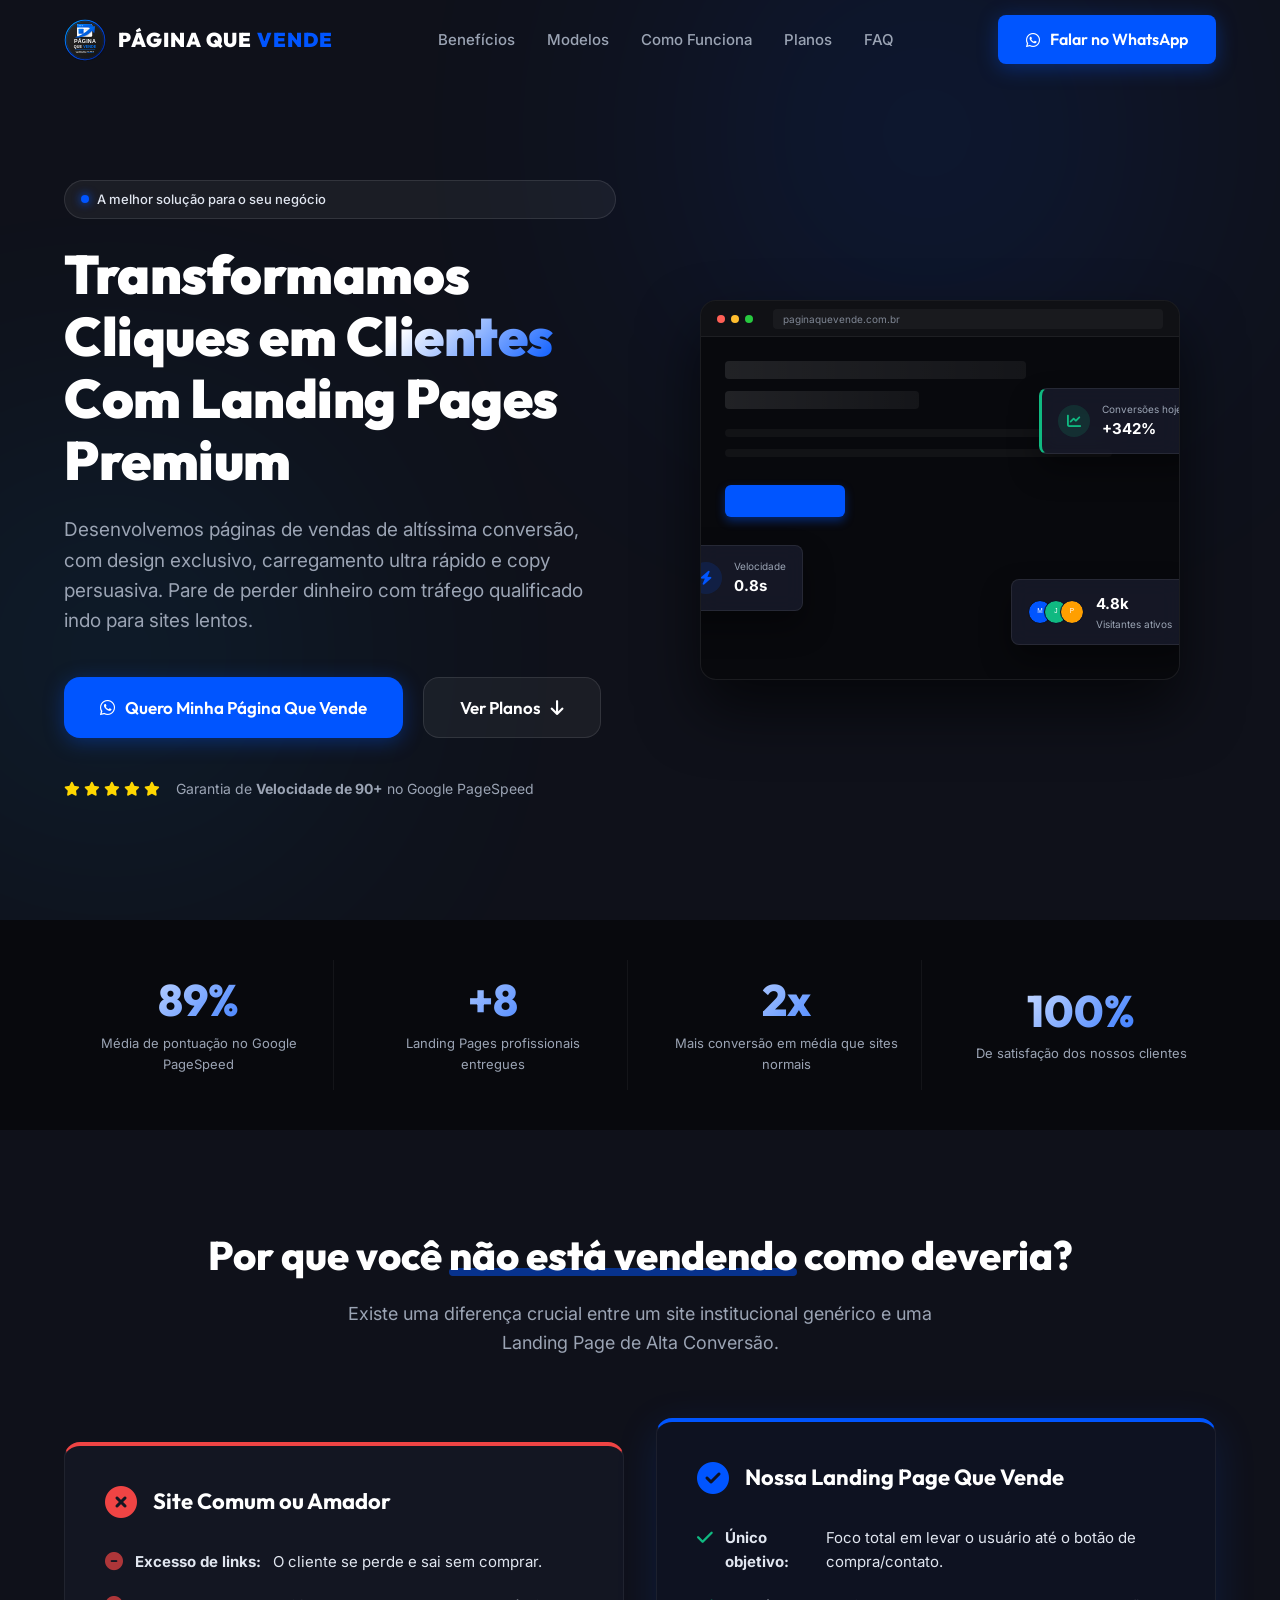
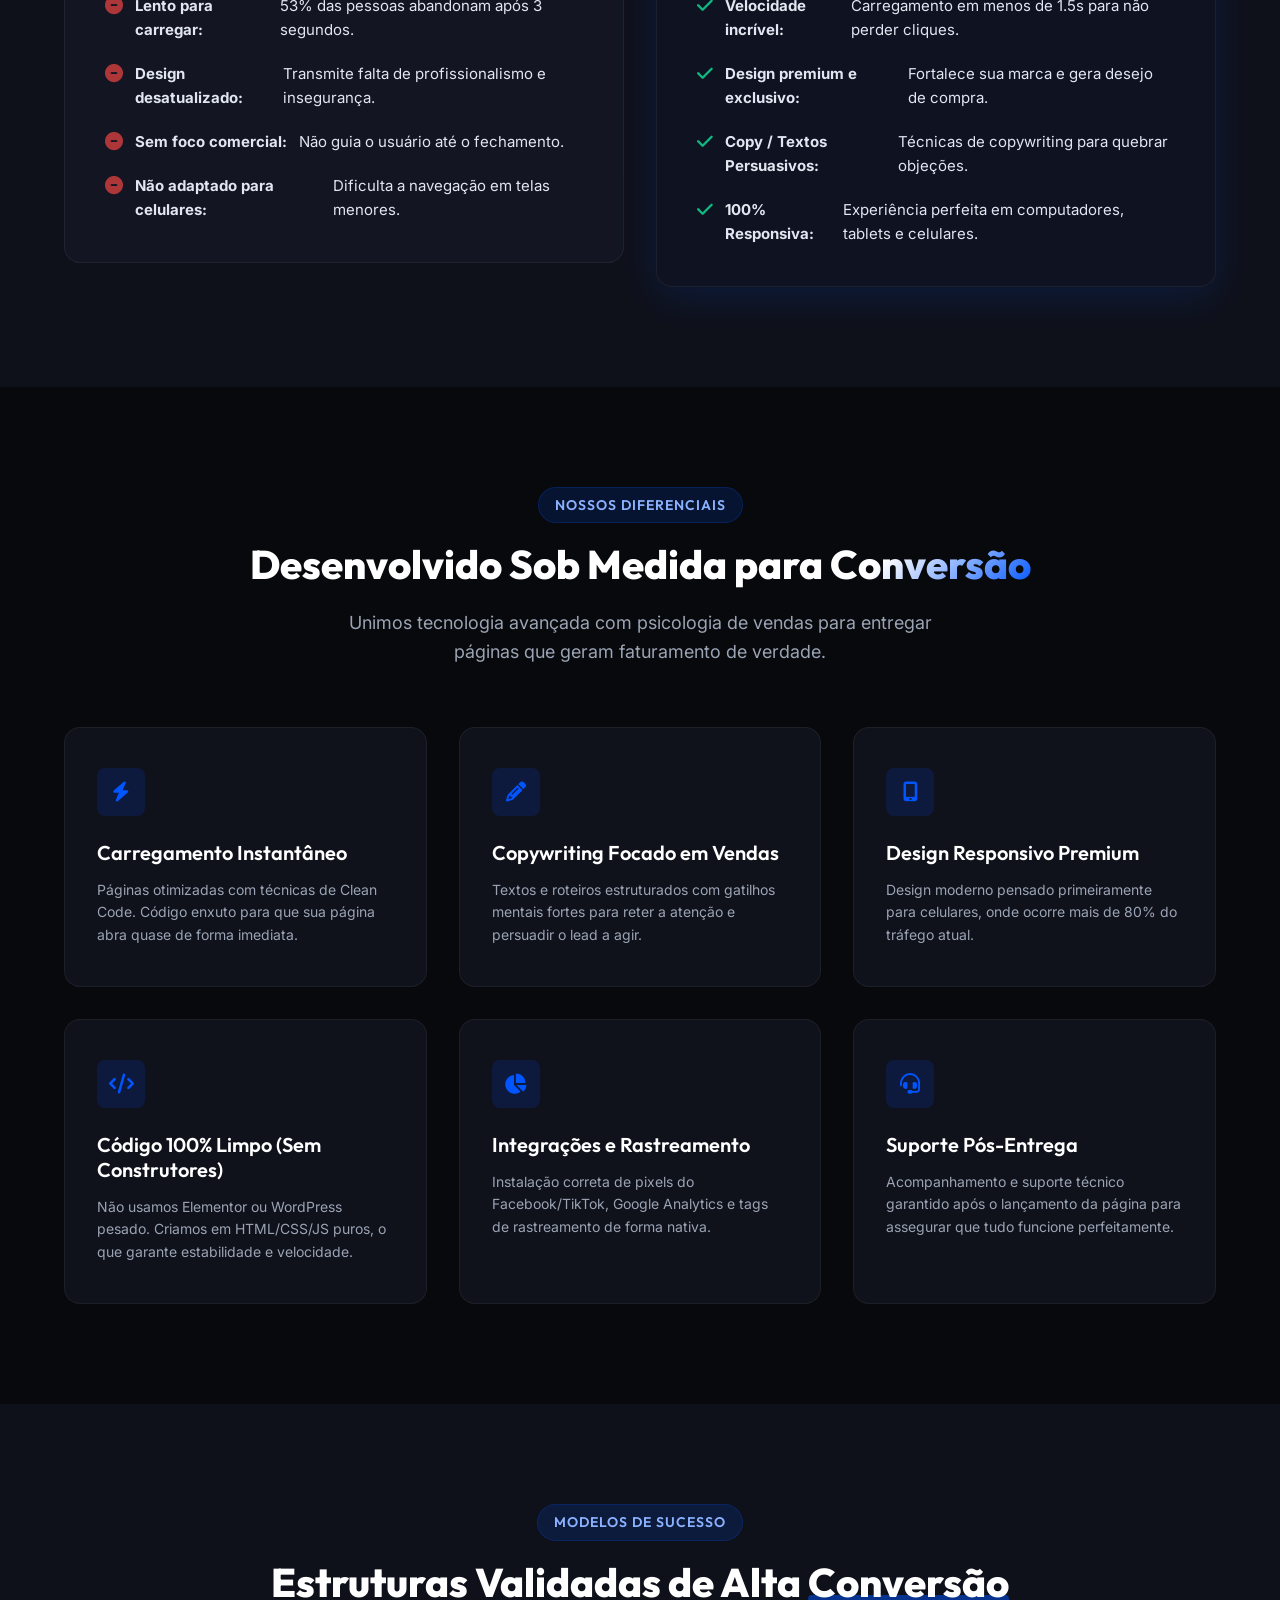
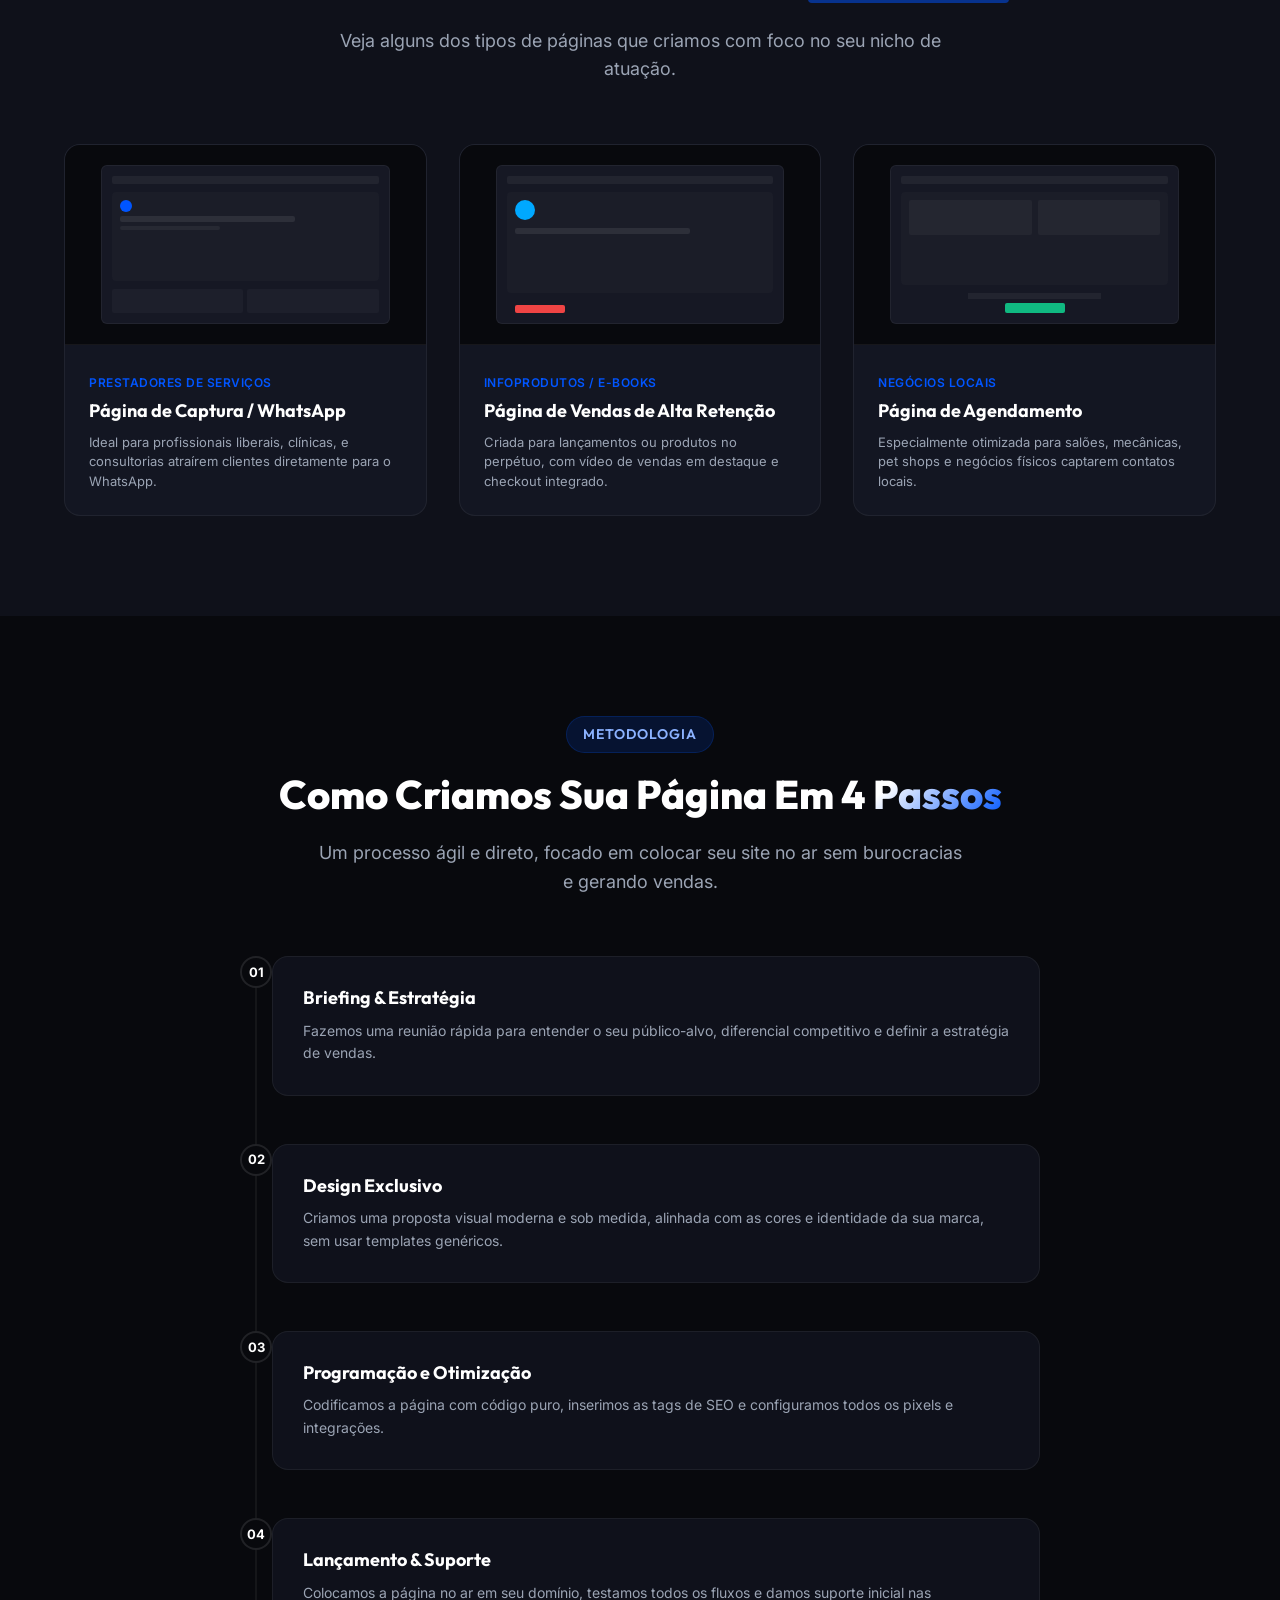
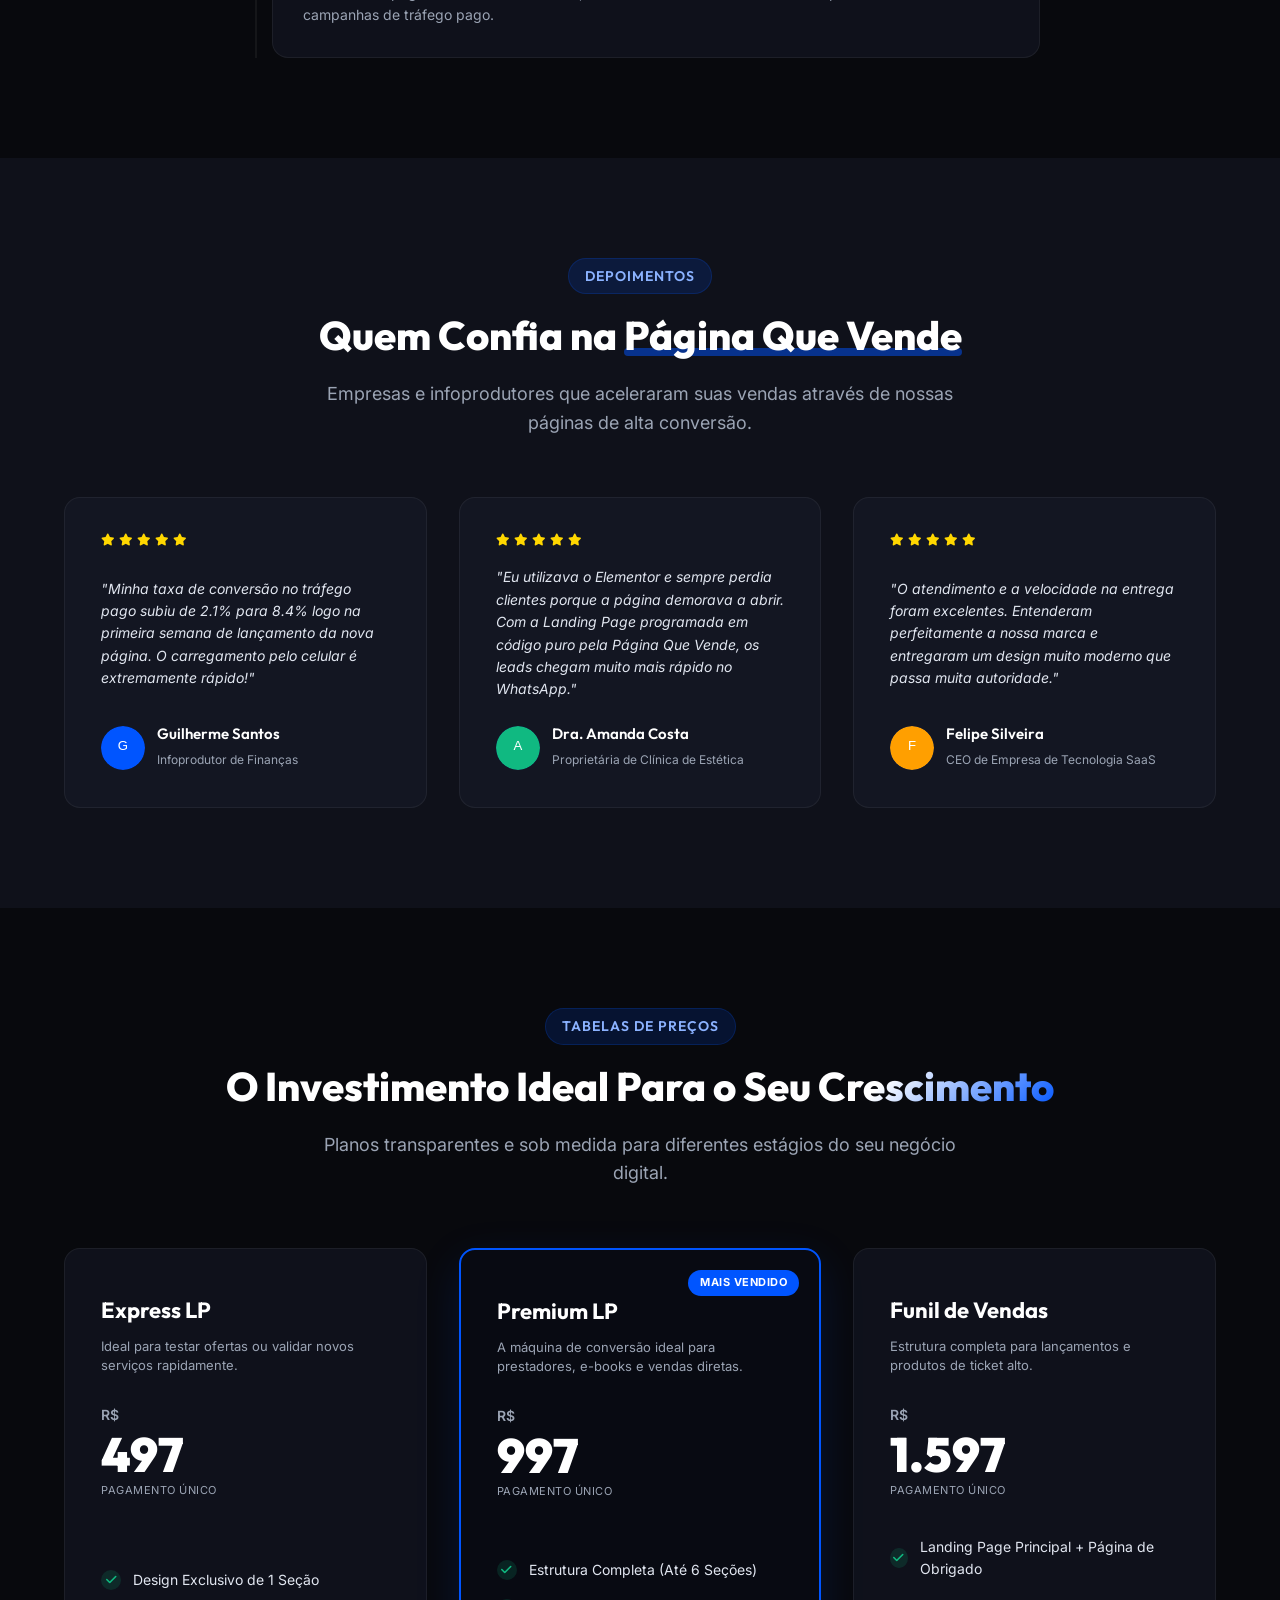
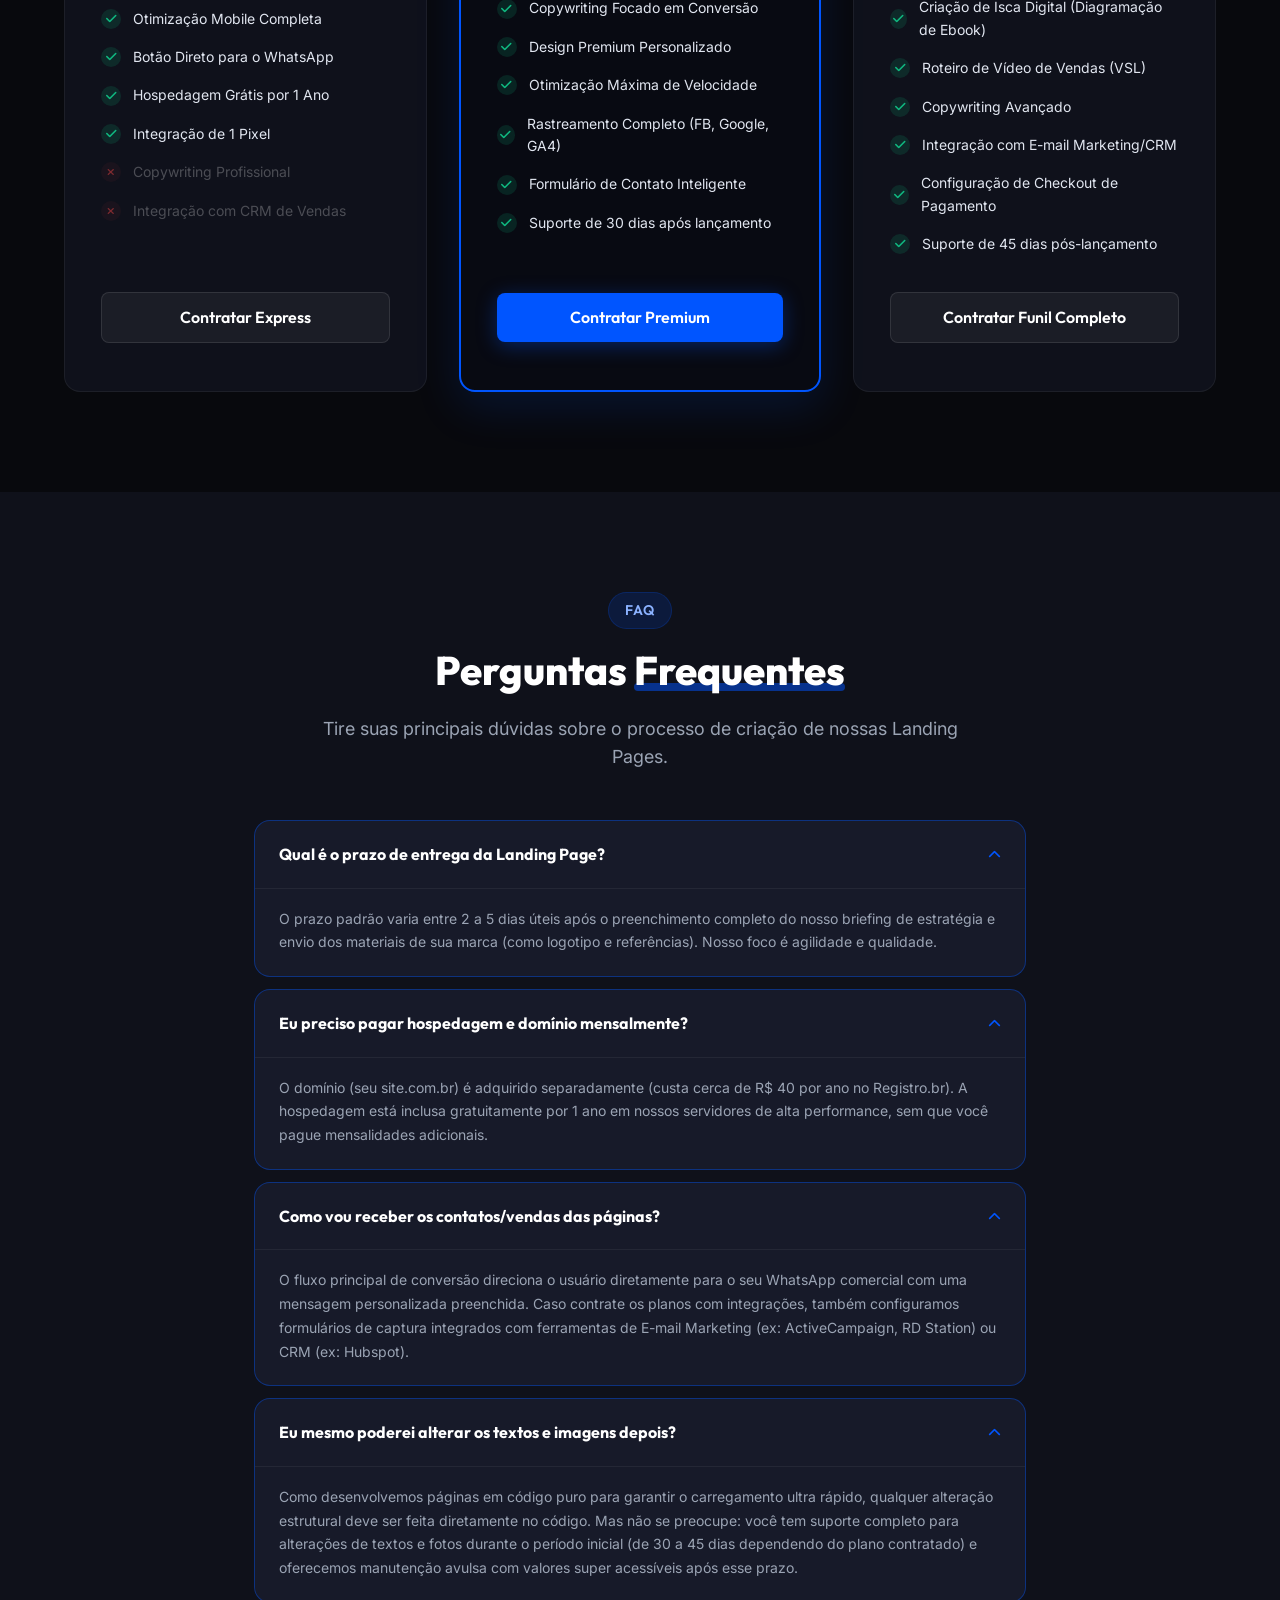
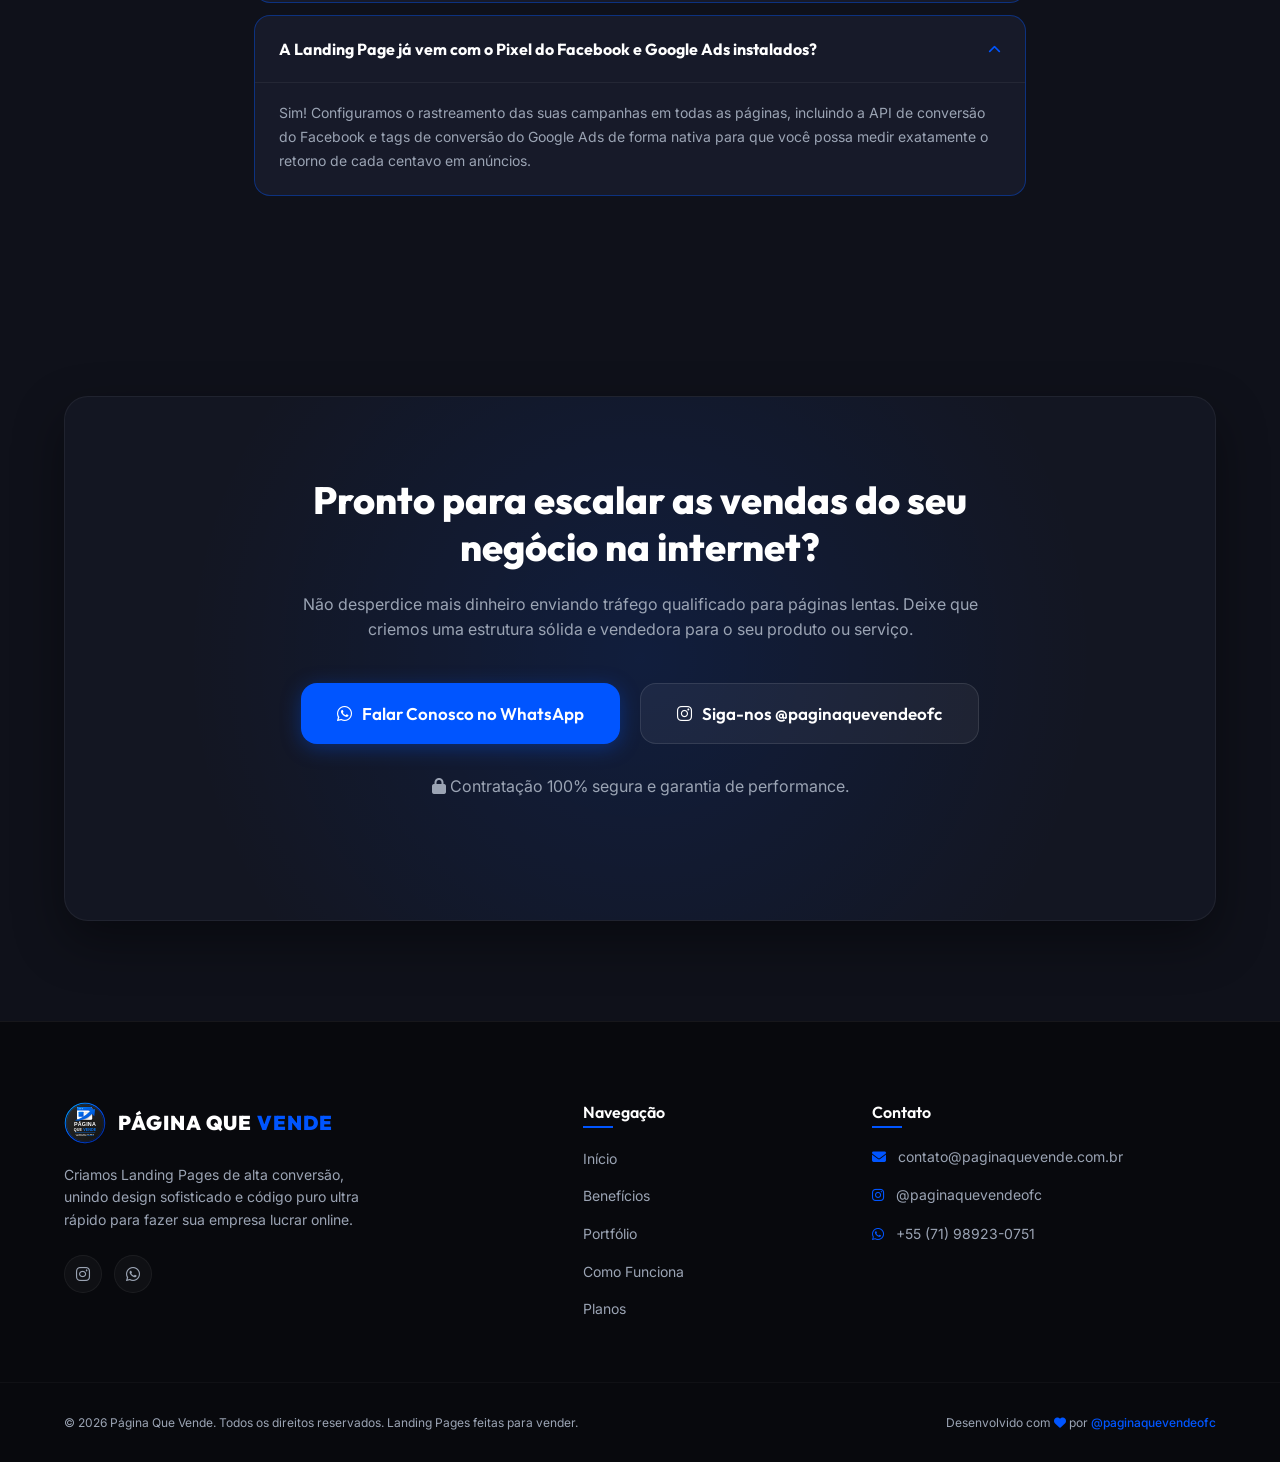
<file: index.html>
<!DOCTYPE html>
<html lang="pt-BR">
<head>
  <!-- Google tag (gtag.js) -->
  <script async src="https://www.googletagmanager.com/gtag/js?id=G-EJT4VZT6TL"></script>
  <script>
    window.dataLayer = window.dataLayer || [];
    function gtag(){dataLayer.push(arguments);}
    gtag('js', new Date());

    gtag('config', 'G-EJT4VZT6TL');
  </script>

  <meta charset="UTF-8">
  <meta name="viewport" content="width=device-width, initial-scale=1.0">
  <meta name="description" content="Criamos Landing Pages de altíssima conversão, ultra rápidas e profissionais. Transforme seus visitantes em clientes reais. Conheça a Página Que Vende!">
  <meta name="keywords" content="landing page, criar landing page, página de vendas, landing page profissional, conversão de vendas, página que vende, tráfego pago">
  <meta name="author" content="Página Que Vende">
  
  <!-- Open Graph / Facebook -->
  <meta property="og:type" content="website">
  <meta property="og:url" content="https://paginaquevende.com.br/">
  <meta property="og:title" content="Página Que Vende | Landing Pages de Alta Conversão">
  <meta property="og:description" content="Landing pages profissionais, ultra rápidas e focadas em conversão. Comece a vender mais hoje.">
  <meta property="og:image" content="assets/logo.svg">

  <!-- Twitter -->
  <meta property="twitter:card" content="summary_large_image">
  <meta property="twitter:title" content="Página Que Vende | Landing Pages de Alta Conversão">
  <meta property="twitter:description" content="Landing pages profissionais, ultra rápidas e focadas em conversão. Comece a vender mais hoje.">
  
  <!-- Title & Favicon -->
  <title>Página Que Vende | Landing Pages de Alta Conversão</title>
  <link rel="icon" type="image/svg+xml" href="assets/logo.svg">

  <!-- Google Fonts -->
  <link rel="preconnect" href="https://fonts.googleapis.com">
  <link rel="preconnect" href="https://fonts.gstatic.com" crossorigin>
  <link href="https://fonts.googleapis.com/css2?family=Inter:wght@300;400;500;600;700&family=Outfit:wght@400;500;600;700;800;900&display=swap" rel="stylesheet">
  
  <!-- FontAwesome Icons -->
  <link rel="stylesheet" href="https://cdnjs.cloudflare.com/ajax/libs/font-awesome/6.4.0/css/all.min.css">
  
  <!-- CSS Stylesheet -->
  <link rel="stylesheet" href="style.css">
</head>
<body>

  <!-- Navigation Bar -->
  <header class="navbar" id="navbar">
    <div class="container navbar-container">
      <a href="#" class="logo-area">
        <img src="assets/logo.svg" alt="Página Que Vende Logo" class="logo-img" id="logo-nav">
        <span class="logo-text">PÁGINA QUE <span class="accent-blue">VENDE</span></span>
      </a>
      
      <nav class="nav-menu" id="nav-menu">
        <a href="#beneficios" class="nav-link">Benefícios</a>
        <a href="#portfolio" class="nav-link">Modelos</a>
        <a href="#processo" class="nav-link">Como Funciona</a>
        <a href="#planos" class="nav-link">Planos</a>
        <a href="#faq" class="nav-link">FAQ</a>
      </nav>
      
      <div class="nav-actions">
        <a href="https://wa.me/5571989230751?text=Olá!%20Gostaria%20de%20solicitar%20um%20orçamento%20de%20Landing%20Page." target="_blank" class="btn btn-primary" id="cta-nav">
          <i class="fab fa-whatsapp"></i> Falar no WhatsApp
        </a>
        <button class="menu-toggle" id="menu-toggle" aria-label="Abrir Menu">
          <span class="bar"></span>
          <span class="bar"></span>
          <span class="bar"></span>
        </button>
      </div>
    </div>
  </header>

  <main>
    
    <!-- Hero Section -->
    <section class="hero-section" id="home">
      <div class="hero-bg-gradients">
        <div class="blur-glow glow-1"></div>
        <div class="blur-glow glow-2"></div>
      </div>
      
      <div class="container hero-container grid-2">
        <!-- Hero Text content -->
        <div class="hero-content fade-in-left">
          <div class="badge">
            <span class="badge-dot"></span>
            <span>A melhor solução para o seu negócio</span>
          </div>
          
          <h1 class="hero-title">
            Transformamos Cliques em <span class="gradient-text">Clientes</span> Com Landing Pages Premium
          </h1>
          
          <p class="hero-subtitle">
            Desenvolvemos páginas de vendas de altíssima conversão, com design exclusivo, carregamento ultra rápido e copy persuasiva. Pare de perder dinheiro com tráfego qualificado indo para sites lentos.
          </p>
          
          <div class="hero-ctas">
            <a href="https://wa.me/5571989230751?text=Olá!%20Quero%20uma%20Landing%20Page%20profissional%20para%20o%20meu%20negócio." target="_blank" class="btn btn-large btn-primary pulse-animation" id="hero-cta-main">
              <i class="fab fa-whatsapp"></i> Quero Minha Página Que Vende
            </a>
            <a href="#planos" class="btn btn-large btn-secondary" id="hero-cta-secondary">
              Ver Planos <i class="fas fa-arrow-down"></i>
            </a>
          </div>
          
          <div class="hero-trust">
            <div class="trust-stars">
              <i class="fas fa-star"></i>
              <i class="fas fa-star"></i>
              <i class="fas fa-star"></i>
              <i class="fas fa-star"></i>
              <i class="fas fa-star"></i>
            </div>
            <p class="trust-text">Garantia de <strong>Velocidade de 90+</strong> no Google PageSpeed</p>
          </div>
        </div>
        
        <!-- Hero Mockup/Visual representation -->
        <div class="hero-visual fade-in-right">
          <div class="mockup-frame">
            <!-- Simulated Browser window header -->
            <div class="mockup-header">
              <div class="mockup-dots">
                <span class="dot red"></span>
                <span class="dot yellow"></span>
                <span class="dot green"></span>
              </div>
              <div class="mockup-search-bar">paginaquevende.com.br</div>
            </div>
            
            <!-- Simulated Landing Page design preview -->
            <div class="mockup-body">
              <div class="mockup-hero">
                <div class="mockup-line title"></div>
                <div class="mockup-line title short"></div>
                <div class="mockup-line text"></div>
                <div class="mockup-line text"></div>
                <div class="mockup-cta"></div>
              </div>
              
              <!-- Floating Conversion Stats Cards -->
              <div class="floating-card sales-card">
                <div class="card-icon"><i class="fas fa-chart-line"></i></div>
                <div class="card-info">
                  <span class="card-label">Conversões hoje</span>
                  <span class="card-val">+342%</span>
                </div>
              </div>
              
              <div class="floating-card speed-card">
                <div class="card-icon"><i class="fas fa-bolt"></i></div>
                <div class="card-info">
                  <span class="card-label">Velocidade</span>
                  <span class="card-val">0.8s</span>
                </div>
              </div>
              
              <div class="floating-card visitors-card">
                <div class="avatar-stack">
                  <span class="avatar av-1"></span>
                  <span class="avatar av-2"></span>
                  <span class="avatar av-3"></span>
                </div>
                <div class="card-info">
                  <span class="card-val">4.8k</span>
                  <span class="card-label">Visitantes ativos</span>
                </div>
              </div>
            </div>
          </div>
        </div>
      </div>
    </section>

    <!-- Stats Section -->
    <section class="stats-section">
      <div class="container stats-container grid-4">
        <div class="stat-item">
          <div class="stat-number"><span class="counter" data-target="95">0</span>%</div>
          <p class="stat-desc">Média de pontuação no Google PageSpeed</p>
        </div>
        <div class="stat-item">
          <div class="stat-number">+<span class="counter" data-target="9">0</span></div>
          <p class="stat-desc">Landing Pages profissionais entregues</p>
        </div>
        <div class="stat-item">
          <div class="stat-number"><span class="counter" data-target="3">0</span>x</div>
          <p class="stat-desc">Mais conversão em média que sites normais</p>
        </div>
        <div class="stat-item">
          <div class="stat-number">100%</div>
          <p class="stat-desc">De satisfação dos nossos clientes</p>
        </div>
      </div>
    </section>

    <!-- Comparison Section (Problem vs Solution) -->
    <section class="comparison-section section-padding">
      <div class="container">
        <div class="section-header text-center">
          <h2 class="section-title">Por que você <span class="highlight-blue">não está vendendo</span> como deveria?</h2>
          <p class="section-subtitle">Existe uma diferença crucial entre um site institucional genérico e uma Landing Page de Alta Conversão.</p>
        </div>
        
        <div class="comparison-grid grid-2">
          <!-- The Problem -->
          <div class="comparison-card bad scroll-reveal">
            <div class="card-header-bad">
              <i class="fas fa-times-circle"></i>
              <h3>Site Comum ou Amador</h3>
            </div>
            <ul class="comparison-list">
              <li><i class="fas fa-minus-circle"></i> <strong>Excesso de links:</strong> O cliente se perde e sai sem comprar.</li>
              <li><i class="fas fa-minus-circle"></i> <strong>Lento para carregar:</strong> 53% das pessoas abandonam após 3 segundos.</li>
              <li><i class="fas fa-minus-circle"></i> <strong>Design desatualizado:</strong> Transmite falta de profissionalismo e insegurança.</li>
              <li><i class="fas fa-minus-circle"></i> <strong>Sem foco comercial:</strong> Não guia o usuário até o fechamento.</li>
              <li><i class="fas fa-minus-circle"></i> <strong>Não adaptado para celulares:</strong> Dificulta a navegação em telas menores.</li>
            </ul>
          </div>
          
          <!-- The Solution -->
          <div class="comparison-card good scroll-reveal">
            <div class="card-header-good">
              <i class="fas fa-check-circle"></i>
              <h3>Nossa Landing Page Que Vende</h3>
            </div>
            <ul class="comparison-list">
              <li><i class="fas fa-check"></i> <strong>Único objetivo:</strong> Foco total em levar o usuário até o botão de compra/contato.</li>
              <li><i class="fas fa-check"></i> <strong>Velocidade incrível:</strong> Carregamento em menos de 1.5s para não perder cliques.</li>
              <li><i class="fas fa-check"></i> <strong>Design premium e exclusivo:</strong> Fortalece sua marca e gera desejo de compra.</li>
              <li><i class="fas fa-check"></i> <strong>Copy / Textos Persuasivos:</strong> Técnicas de copywriting para quebrar objeções.</li>
              <li><i class="fas fa-check"></i> <strong>100% Responsiva:</strong> Experiência perfeita em computadores, tablets e celulares.</li>
            </ul>
          </div>
        </div>
      </div>
    </section>

    <!-- Benefits Section -->
    <section class="benefits-section section-padding bg-darker" id="beneficios">
      <div class="container">
        <div class="section-header text-center">
          <span class="section-badge">Nossos Diferenciais</span>
          <h2 class="section-title">Desenvolvido Sob Medida para <span class="gradient-text">Conversão</span></h2>
          <p class="section-subtitle">Unimos tecnologia avançada com psicologia de vendas para entregar páginas que geram faturamento de verdade.</p>
        </div>
        
        <div class="benefits-grid grid-3">
          <!-- Card 1 -->
          <div class="benefit-card scroll-reveal">
            <div class="benefit-icon"><i class="fas fa-bolt"></i></div>
            <h3>Carregamento Instantâneo</h3>
            <p>Páginas otimizadas com técnicas de Clean Code. Código enxuto para que sua página abra quase de forma imediata.</p>
          </div>
          <!-- Card 2 -->
          <div class="benefit-card scroll-reveal">
            <div class="benefit-icon"><i class="fas fa-pencil-alt"></i></div>
            <h3>Copywriting Focado em Vendas</h3>
            <p>Textos e roteiros estruturados com gatilhos mentais fortes para reter a atenção e persuadir o lead a agir.</p>
          </div>
          <!-- Card 3 -->
          <div class="benefit-card scroll-reveal">
            <div class="benefit-icon"><i class="fas fa-mobile-alt"></i></div>
            <h3>Design Responsivo Premium</h3>
            <p>Design moderno pensado primeiramente para celulares, onde ocorre mais de 80% do tráfego atual.</p>
          </div>
          <!-- Card 4 -->
          <div class="benefit-card scroll-reveal">
            <div class="benefit-icon"><i class="fas fa-code"></i></div>
            <h3>Código 100% Limpo (Sem Construtores)</h3>
            <p>Não usamos Elementor ou WordPress pesado. Criamos em HTML/CSS/JS puros, o que garante estabilidade e velocidade.</p>
          </div>
          <!-- Card 5 -->
          <div class="benefit-card scroll-reveal">
            <div class="benefit-icon"><i class="fas fa-chart-pie"></i></div>
            <h3>Integrações e Rastreamento</h3>
            <p>Instalação correta de pixels do Facebook/TikTok, Google Analytics e tags de rastreamento de forma nativa.</p>
          </div>
          <!-- Card 6 -->
          <div class="benefit-card scroll-reveal">
            <div class="benefit-icon"><i class="fas fa-headset"></i></div>
            <h3>Suporte Pós-Entrega</h3>
            <p>Acompanhamento e suporte técnico garantido após o lançamento da página para assegurar que tudo funcione perfeitamente.</p>
          </div>
        </div>
      </div>
    </section>

    <!-- Portfolio / Mockup Showcase -->
    <section class="portfolio-section section-padding" id="portfolio">
      <div class="container">
        <div class="section-header text-center">
          <span class="section-badge">Modelos de Sucesso</span>
          <h2 class="section-title">Estruturas Validadas de Alta <span class="highlight-blue">Conversão</span></h2>
          <p class="section-subtitle">Veja alguns dos tipos de páginas que criamos com foco no seu nicho de atuação.</p>
        </div>
        
        <div class="portfolio-grid grid-3">
          <!-- Item 1 -->
          <div class="portfolio-card scroll-reveal">
            <div class="portfolio-img-container">
              <!-- Inline representative mini layout for preview -->
              <div class="mini-layout lp-services">
                <div class="mini-nav"></div>
                <div class="mini-hero">
                  <div class="mini-dot"></div>
                  <div class="mini-bar"></div>
                  <div class="mini-bar-sm"></div>
                </div>
                <div class="mini-content">
                  <div class="mini-box"></div>
                  <div class="mini-box"></div>
                </div>
              </div>
              <div class="portfolio-hover">
                <a href="https://wa.me/5571989230751?text=Olá!%20Quero%20uma%20Landing%20Page%20para%20Prestador%20de%20Serviços." target="_blank" class="btn btn-sm btn-primary">Solicitar Modelo</a>
              </div>
            </div>
            <div class="portfolio-info">
              <span class="portfolio-category">Prestadores de Serviços</span>
              <h3>Página de Captura / WhatsApp</h3>
              <p>Ideal para profissionais liberais, clínicas, e consultorias atraírem clientes diretamente para o WhatsApp.</p>
            </div>
          </div>
          
          <!-- Item 2 -->
          <div class="portfolio-card scroll-reveal">
            <div class="portfolio-img-container">
              <div class="mini-layout lp-infoproduct">
                <div class="mini-nav"></div>
                <div class="mini-hero">
                  <div class="mini-circle"></div>
                  <div class="mini-bar"></div>
                </div>
                <div class="mini-content">
                  <div class="mini-line"></div>
                  <div class="mini-line"></div>
                  <div class="mini-btn-red"></div>
                </div>
              </div>
              <div class="portfolio-hover">
                <a href="https://wa.me/5571989230751?text=Olá!%20Quero%20uma%20Landing%20Page%20para%20Infoproduto." target="_blank" class="btn btn-sm btn-primary">Solicitar Modelo</a>
              </div>
            </div>
            <div class="portfolio-info">
              <span class="portfolio-category">Infoprodutos / E-books</span>
              <h3>Página de Vendas de Alta Retenção</h3>
              <p>Criada para lançamentos ou produtos no perpétuo, com vídeo de vendas em destaque e checkout integrado.</p>
            </div>
          </div>
          
          <!-- Item 3 -->
          <div class="portfolio-card scroll-reveal">
            <div class="portfolio-img-container">
              <div class="mini-layout lp-local">
                <div class="mini-nav"></div>
                <div class="mini-hero">
                  <div class="mini-grid">
                    <div class="mini-grid-item"></div>
                    <div class="mini-grid-item"></div>
                  </div>
                </div>
                <div class="mini-content-centered">
                  <div class="mini-bar-ctr"></div>
                  <div class="mini-btn-green"></div>
                </div>
              </div>
              <div class="portfolio-hover">
                <a href="https://wa.me/5571989230751?text=Olá!%20Quero%20uma%20Landing%20Page%20para%20Negócio%20Local." target="_blank" class="btn btn-sm btn-primary">Solicitar Modelo</a>
              </div>
            </div>
            <div class="portfolio-info">
              <span class="portfolio-category">Negócios Locais</span>
              <h3>Página de Agendamento</h3>
              <p>Especialmente otimizada para salões, mecânicas, pet shops e negócios físicos captarem contatos locais.</p>
            </div>
          </div>
        </div>
      </div>
    </section>

    <!-- Work Process Section -->
    <section class="process-section section-padding bg-darker" id="processo">
      <div class="container">
        <div class="section-header text-center">
          <span class="section-badge">Metodologia</span>
          <h2 class="section-title">Como Criamos Sua Página Em <span class="gradient-text">4 Passos</span></h2>
          <p class="section-subtitle">Um processo ágil e direto, focado em colocar seu site no ar sem burocracias e gerando vendas.</p>
        </div>
        
        <div class="process-timeline">
          <!-- Step 1 -->
          <div class="process-step scroll-reveal">
            <div class="step-number">01</div>
            <div class="step-content">
              <h3>Briefing & Estratégia</h3>
              <p>Fazemos uma reunião rápida para entender o seu público-alvo, diferencial competitivo e definir a estratégia de vendas.</p>
            </div>
          </div>
          <!-- Step 2 -->
          <div class="process-step scroll-reveal">
            <div class="step-number">02</div>
            <div class="step-content">
              <h3>Design Exclusivo</h3>
              <p>Criamos uma proposta visual moderna e sob medida, alinhada com as cores e identidade da sua marca, sem usar templates genéricos.</p>
            </div>
          </div>
          <!-- Step 3 -->
          <div class="process-step scroll-reveal">
            <div class="step-number">03</div>
            <div class="step-content">
              <h3>Programação e Otimização</h3>
              <p>Codificamos a página com código puro, inserimos as tags de SEO e configuramos todos os pixels e integrações.</p>
            </div>
          </div>
          <!-- Step 4 -->
          <div class="process-step scroll-reveal">
            <div class="step-number">04</div>
            <div class="step-content">
              <h3>Lançamento & Suporte</h3>
              <p>Colocamos a página no ar em seu domínio, testamos todos os fluxos e damos suporte inicial nas campanhas de tráfego pago.</p>
            </div>
          </div>
        </div>
      </div>
    </section>

    <!-- Testimonials / Social Proof -->
    <section class="testimonials-section section-padding">
      <div class="container">
        <div class="section-header text-center">
          <span class="section-badge">Depoimentos</span>
          <h2 class="section-title">Quem Confia na <span class="highlight-blue">Página Que Vende</span></h2>
          <p class="section-subtitle">Empresas e infoprodutores que aceleraram suas vendas através de nossas páginas de alta conversão.</p>
        </div>
        
        <div class="testimonials-grid grid-3">
          <!-- Testimonial 1 -->
          <div class="testimonial-card scroll-reveal">
            <div class="stars">
              <i class="fas fa-star"></i>
              <i class="fas fa-star"></i>
              <i class="fas fa-star"></i>
              <i class="fas fa-star"></i>
              <i class="fas fa-star"></i>
            </div>
            <p class="testimonial-text">
              "Minha taxa de conversão no tráfego pago subiu de 2.1% para 8.4% logo na primeira semana de lançamento da nova página. O carregamento pelo celular é extremamente rápido!"
            </p>
            <div class="testimonial-author">
              <div class="author-avatar av-t1"></div>
              <div class="author-info">
                <h4>Guilherme Santos</h4>
                <span>Infoprodutor de Finanças</span>
              </div>
            </div>
          </div>
          
          <!-- Testimonial 2 -->
          <div class="testimonial-card scroll-reveal">
            <div class="stars">
              <i class="fas fa-star"></i>
              <i class="fas fa-star"></i>
              <i class="fas fa-star"></i>
              <i class="fas fa-star"></i>
              <i class="fas fa-star"></i>
            </div>
            <p class="testimonial-text">
              "Eu utilizava o Elementor e sempre perdia clientes porque a página demorava a abrir. Com a Landing Page programada em código puro pela Página Que Vende, os leads chegam muito mais rápido no WhatsApp."
            </p>
            <div class="testimonial-author">
              <div class="author-avatar av-t2"></div>
              <div class="author-info">
                <h4>Dra. Amanda Costa</h4>
                <span>Proprietária de Clínica de Estética</span>
              </div>
            </div>
          </div>
          
          <!-- Testimonial 3 -->
          <div class="testimonial-card scroll-reveal">
            <div class="stars">
              <i class="fas fa-star"></i>
              <i class="fas fa-star"></i>
              <i class="fas fa-star"></i>
              <i class="fas fa-star"></i>
              <i class="fas fa-star"></i>
            </div>
            <p class="testimonial-text">
              "O atendimento e a velocidade na entrega foram excelentes. Entenderam perfeitamente a nossa marca e entregaram um design muito moderno que passa muita autoridade."
            </p>
            <div class="testimonial-author">
              <div class="author-avatar av-t3"></div>
              <div class="author-info">
                <h4>Felipe Silveira</h4>
                <span>CEO de Empresa de Tecnologia SaaS</span>
              </div>
            </div>
          </div>
        </div>
      </div>
    </section>

    <!-- Pricing Section -->
    <section class="pricing-section section-padding bg-darker" id="planos">
      <div class="container">
        <div class="section-header text-center">
          <span class="section-badge">Tabelas de Preços</span>
          <h2 class="section-title">O Investimento Ideal Para o Seu <span class="gradient-text">Crescimento</span></h2>
          <p class="section-subtitle">Planos transparentes e sob medida para diferentes estágios do seu negócio digital.</p>
        </div>
        
        <div class="pricing-grid grid-3">
          <!-- Plan 1 -->
          <div class="pricing-card scroll-reveal">
            <div class="pricing-header">
              <h3>Express LP</h3>
              <p>Ideal para testar ofertas ou validar novos serviços rapidamente.</p>
              <div class="price">
                <span class="currency">R$</span>
                <span class="amount">497</span>
                <span class="period">pagamento único</span>
              </div>
            </div>
            <div class="pricing-features">
              <ul>
                <li><i class="fas fa-check"></i> Design Exclusivo de 1 Seção</li>
                <li><i class="fas fa-check"></i> Otimização Mobile Completa</li>
                <li><i class="fas fa-check"></i> Botão Direto para o WhatsApp</li>
                <li><i class="fas fa-check"></i> Hospedagem Grátis por 1 Ano</li>
                <li><i class="fas fa-check"></i> Integração de 1 Pixel</li>
                <li class="disabled"><i class="fas fa-times"></i> Copywriting Profissional</li>
                <li class="disabled"><i class="fas fa-times"></i> Integração com CRM de Vendas</li>
              </ul>
            </div>
            <div class="pricing-footer">
              <a href="https://wa.me/5571989230751?text=Olá!%20Tenho%20interesse%20no%20plano%20Express%20LP%20no%20valor%20de%20R$497." target="_blank" class="btn btn-secondary btn-full">Contratar Express</a>
            </div>
          </div>
          
          <!-- Plan 2 (Popular) -->
          <div class="pricing-card popular scroll-reveal">
            <div class="popular-badge">Mais Vendido</div>
            <div class="pricing-header">
              <h3>Premium LP</h3>
              <p>A máquina de conversão ideal para prestadores, e-books e vendas diretas.</p>
              <div class="price">
                <span class="currency">R$</span>
                <span class="amount">997</span>
                <span class="period">pagamento único</span>
              </div>
            </div>
            <div class="pricing-features">
              <ul>
                <li><i class="fas fa-check"></i> Estrutura Completa (Até 6 Seções)</li>
                <li><i class="fas fa-check"></i> Copywriting Focado em Conversão</li>
                <li><i class="fas fa-check"></i> Design Premium Personalizado</li>
                <li><i class="fas fa-check"></i> Otimização Máxima de Velocidade</li>
                <li><i class="fas fa-check"></i> Rastreamento Completo (FB, Google, GA4)</li>
                <li><i class="fas fa-check"></i> Formulário de Contato Inteligente</li>
                <li><i class="fas fa-check"></i> Suporte de 30 dias após lançamento</li>
              </ul>
            </div>
            <div class="pricing-footer">
              <a href="https://wa.me/5571989230751?text=Olá!%20Quero%20contratar%20o%20plano%20Premium%20LP%20no%20valor%20de%20R$997." target="_blank" class="btn btn-primary btn-full pulse-animation">Contratar Premium</a>
            </div>
          </div>
          
          <!-- Plan 3 -->
          <div class="pricing-card scroll-reveal">
            <div class="pricing-header">
              <h3>Funil de Vendas</h3>
              <p>Estrutura completa para lançamentos e produtos de ticket alto.</p>
              <div class="price">
                <span class="currency">R$</span>
                <span class="amount">1.597</span>
                <span class="period">pagamento único</span>
              </div>
            </div>
            <div class="pricing-features">
              <ul>
                <li><i class="fas fa-check"></i> Landing Page Principal + Página de Obrigado</li>
                <li><i class="fas fa-check"></i> Criação de Isca Digital (Diagramação de Ebook)</li>
                <li><i class="fas fa-check"></i> Roteiro de Vídeo de Vendas (VSL)</li>
                <li><i class="fas fa-check"></i> Copywriting Avançado</li>
                <li><i class="fas fa-check"></i> Integração com E-mail Marketing/CRM</li>
                <li><i class="fas fa-check"></i> Configuração de Checkout de Pagamento</li>
                <li><i class="fas fa-check"></i> Suporte de 45 dias pós-lançamento</li>
              </ul>
            </div>
            <div class="pricing-footer">
              <a href="https://wa.me/5571989230751?text=Olá!%20Tenho%20interesse%20no%20plano%20Funil%20de%20Vendas%20no%20valor%20de%20R$1.597." target="_blank" class="btn btn-secondary btn-full">Contratar Funil Completo</a>
            </div>
          </div>
        </div>
      </div>
    </section>

    <!-- FAQ Section -->
    <section class="faq2-section section-padding" id="faq">
      <div class="container faq2-container">
        <div class="faq2-header section-header text-center">
          <span class="section-badge">FAQ</span>
          <h2 class="section-title">Perguntas <span class="highlight-blue">Frequentes</span></h2>
          <p class="section-subtitle">Tire suas principais dúvidas sobre o processo de criação de nossas Landing Pages.</p>
        </div>

        <div class="faq2-list">
          <div class="faq2-item scroll-reveal">
            <button class="faq2-question">
              <span class="faq2-text">Qual é o prazo de entrega da Landing Page?</span>
              <i class="fas fa-chevron-down faq2-chevron"></i>
            </button>
            <div class="faq2-answer">
              <p>O prazo padrão varia entre 2 a 5 dias úteis após o preenchimento completo do nosso briefing de estratégia e envio dos materiais de sua marca (como logotipo e referências). Nosso foco é agilidade e qualidade.</p>
            </div>
          </div>

          <div class="faq2-item scroll-reveal">
            <button class="faq2-question">
              <span class="faq2-text">Eu preciso pagar hospedagem e domínio mensalmente?</span>
              <i class="fas fa-chevron-down faq2-chevron"></i>
            </button>
            <div class="faq2-answer">
              <p>O domínio (seu site.com.br) é adquirido separadamente (custa cerca de R$ 40 por ano no Registro.br). A hospedagem está inclusa gratuitamente por 1 ano em nossos servidores de alta performance, sem que você pague mensalidades adicionais.</p>
            </div>
          </div>

          <div class="faq2-item scroll-reveal">
            <button class="faq2-question">
              <span class="faq2-text">Como vou receber os contatos/vendas das páginas?</span>
              <i class="fas fa-chevron-down faq2-chevron"></i>
            </button>
            <div class="faq2-answer">
              <p>O fluxo principal de conversão direciona o usuário diretamente para o seu WhatsApp comercial com uma mensagem personalizada preenchida. Caso contrate os planos com integrações, também configuramos formulários de captura integrados com ferramentas de E-mail Marketing (ex: ActiveCampaign, RD Station) ou CRM (ex: Hubspot).</p>
            </div>
          </div>

          <div class="faq2-item scroll-reveal">
            <button class="faq2-question">
              <span class="faq2-text">Eu mesmo poderei alterar os textos e imagens depois?</span>
              <i class="fas fa-chevron-down faq2-chevron"></i>
            </button>
            <div class="faq2-answer">
              <p>Como desenvolvemos páginas em código puro para garantir o carregamento ultra rápido, qualquer alteração estrutural deve ser feita diretamente no código. Mas não se preocupe: você tem suporte completo para alterações de textos e fotos durante o período inicial (de 30 a 45 dias dependendo do plano contratado) e oferecemos manutenção avulsa com valores super acessíveis após esse prazo.</p>
            </div>
          </div>

          <div class="faq2-item scroll-reveal">
            <button class="faq2-question">
              <span class="faq2-text">A Landing Page já vem com o Pixel do Facebook e Google Ads instalados?</span>
              <i class="fas fa-chevron-down faq2-chevron"></i>
            </button>
            <div class="faq2-answer">
              <p>Sim! Configuramos o rastreamento das suas campanhas em todas as páginas, incluindo a API de conversão do Facebook e tags de conversão do Google Ads de forma nativa para que você possa medir exatamente o retorno de cada centavo em anúncios.</p>
            </div>
          </div>
        </div>
      </div>
    </section>

    <!-- Final CTA Section (Conversion Focus) -->
    <section class="final-cta-section section-padding">
      <div class="container">
        <div class="cta-box scroll-reveal">
          <div class="cta-box-content text-center">
            <h2>Pronto para escalar as vendas do seu negócio na internet?</h2>
            <p>Não desperdice mais dinheiro enviando tráfego qualificado para páginas lentas. Deixe que criemos uma estrutura sólida e vendedora para o seu produto ou serviço.</p>
            
            <div class="cta-box-actions">
              <a href="https://wa.me/5571989230751?text=Olá!%20Quero%20aumentar%20as%20vendas%20do%20meu%20negócio%20com%20uma%20Landing%20Page%20profissional." target="_blank" class="btn btn-large btn-primary pulse-animation">
                <i class="fab fa-whatsapp"></i> Falar Conosco no WhatsApp
              </a>
              <a href="https://instagram.com/paginaquevendeofc" target="_blank" class="btn btn-large btn-secondary">
                <i class="fab fa-instagram"></i> Siga-nos @paginaquevendeofc
              </a>
            </div>
            
            <div class="cta-box-footer-note">
              <p><i class="fas fa-lock"></i> Contratação 100% segura e garantia de performance.</p>
            </div>
          </div>
        </div>
      </div>
    </section>

  </main>

  <!-- Footer -->
  <footer class="footer">
    <div class="container footer-container">
      <div class="footer-brand">
        <a href="#" class="logo-area">
          <img src="assets/logo.svg" alt="Página Que Vende Logo" class="logo-img">
          <span class="logo-text">PÁGINA QUE <span class="accent-blue">VENDE</span></span>
        </a>
        <p class="brand-desc">Criamos Landing Pages de alta conversão, unindo design sofisticado e código puro ultra rápido para fazer sua empresa lucrar online.</p>
        <div class="social-links">
          <a href="https://instagram.com/paginaquevendeofc" target="_blank" aria-label="Instagram"><i class="fab fa-instagram"></i></a>
          <a href="https://wa.me/5571989230751?text=Olá!%20Gostaria%20de%20saber%20mais%20sobre%20os%20serviços." target="_blank" aria-label="WhatsApp"><i class="fab fa-whatsapp"></i></a>
        </div>
      </div>
      
      <div class="footer-links">
        <h4>Navegação</h4>
        <ul>
          <li><a href="#home">Início</a></li>
          <li><a href="#beneficios">Benefícios</a></li>
          <li><a href="#portfolio">Portfólio</a></li>
          <li><a href="#processo">Como Funciona</a></li>
          <li><a href="#planos">Planos</a></li>
        </ul>
      </div>
      
      <div class="footer-contact">
        <h4>Contato</h4>
        <p><i class="fas fa-envelope"></i> contato@paginaquevende.com.br</p>
        <p><i class="fab fa-instagram"></i> @paginaquevendeofc</p>
        <p><i class="fab fa-whatsapp"></i> +55 (71) 98923-0751</p>
      </div>
    </div>
    
    <div class="footer-bottom">
      <div class="container footer-bottom-container">
        <p>&copy; 2026 Página Que Vende. Todos os direitos reservados. Landing Pages feitas para vender.</p>
        <p>Desenvolvido com <i class="fas fa-heart text-blue"></i> por <a href="https://instagram.com/paginaquevendeofc" target="_blank" class="footer-author-link">@paginaquevendeofc</a></p>
      </div>
    </div>
  </footer>

  <!-- Script JS -->
  <script src="script.js"></script>
</body>
</html>
</file>
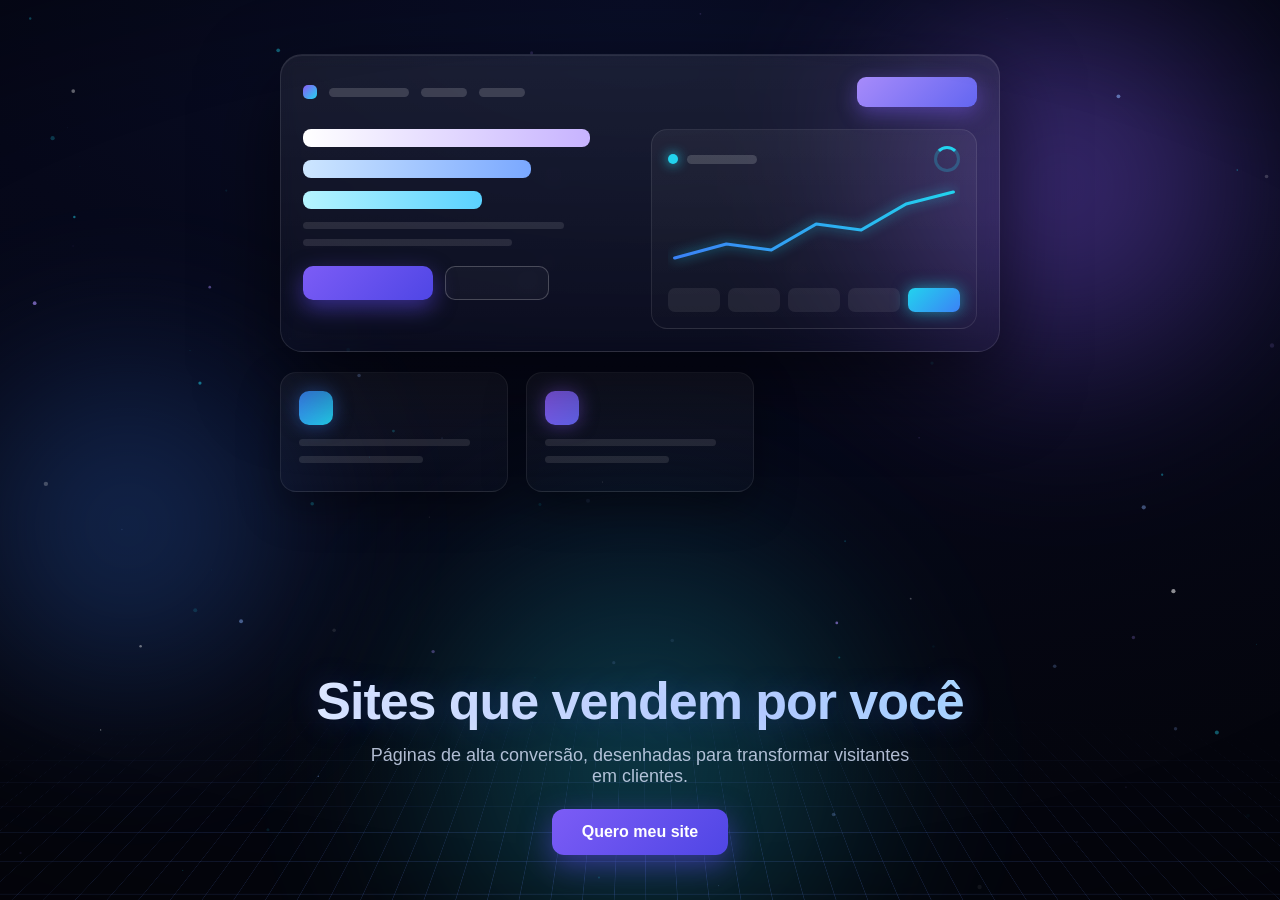
<file: Pagina que Vende/hero-animacao.html>
<!DOCTYPE html>
<html lang="pt-BR">
<head>
<meta charset="UTF-8">
<meta name="viewport" content="width=device-width, initial-scale=1.0">
<title>Hero Animado — AI Landing Build</title>
<style>
  /* ===== reset mínimo só para a página de preview ===== */
  html,body{margin:0;padding:0;background:#04050d;}

  /* =================================================================
     SEÇÃO DA ANIMAÇÃO  —  COLE A PARTIR DAQUI no topo da sua página
     Tudo é "scoped" sob #pqv-hero, então não conflita com o resto do site.
     ================================================================= */
  #pqv-hero{
    position:relative;
    width:100%;
    height:100vh;
    min-height:620px;
    overflow:hidden;
    background:
      radial-gradient(120% 90% at 50% 0%, #0a0f29 0%, #06081a 45%, #04050d 100%);
    font-family:-apple-system,BlinkMacSystemFont,"Segoe UI",Inter,Roboto,Helvetica,Arial,sans-serif;
    isolation:isolate;
    color:#fff;
  }
  #pqv-hero *{box-sizing:border-box;}

  /* ---- brilhos de fundo (azul / roxo / cyan) ---- */
  #pqv-hero .pqv-glow{position:absolute;border-radius:50%;filter:blur(70px);opacity:.55;pointer-events:none;z-index:1;}
  #pqv-hero .pqv-glow.g1{width:46vw;height:46vw;top:-12%;right:-6%;
    background:radial-gradient(circle,rgba(139,92,246,.85),rgba(139,92,246,0) 65%);
    animation:pqv-drift1 16s ease-in-out infinite;}
  #pqv-hero .pqv-glow.g2{width:52vw;height:52vw;bottom:-22%;left:50%;transform:translateX(-50%);
    background:radial-gradient(circle,rgba(34,211,238,.55),rgba(34,211,238,0) 65%);
    animation:pqv-drift2 18s ease-in-out infinite;}
  #pqv-hero .pqv-glow.g3{width:40vw;height:40vw;top:30%;left:-10%;
    background:radial-gradient(circle,rgba(59,130,246,.6),rgba(59,130,246,0) 65%);
    animation:pqv-drift3 20s ease-in-out infinite;}
  @keyframes pqv-drift1{50%{transform:translate(-3%,4%) scale(1.08);}}
  @keyframes pqv-drift2{50%{transform:translateX(-50%) translateY(-4%) scale(1.1);}}
  @keyframes pqv-drift3{50%{transform:translate(4%,-3%) scale(1.06);}}

  /* ---- piso em grid 3D com perspectiva ---- */
  #pqv-hero .pqv-grid-wrap{position:absolute;inset:0;z-index:2;perspective:520px;overflow:hidden;pointer-events:none;}
  #pqv-hero .pqv-grid{
    position:absolute;left:-50%;right:-50%;bottom:-30%;height:120%;
    transform:rotateX(74deg);transform-origin:center bottom;
    background-image:
      linear-gradient(rgba(99,140,255,.22) 1px,transparent 1px),
      linear-gradient(90deg,rgba(99,140,255,.22) 1px,transparent 1px);
    background-size:46px 46px;
    -webkit-mask-image:radial-gradient(120% 75% at 50% 100%,#000 30%,transparent 78%);
            mask-image:radial-gradient(120% 75% at 50% 100%,#000 30%,transparent 78%);
    animation:pqv-grid-move 8s linear infinite;
  }
  @keyframes pqv-grid-move{to{background-position-y:46px;}}

  /* ---- partículas (canvas) ---- */
  #pqv-hero canvas.pqv-particles{position:absolute;inset:0;z-index:3;pointer-events:none;}

  /* ---- "câmera" (push-in suave e contínuo) ---- */
  #pqv-hero .pqv-stage{
    position:absolute;inset:0;z-index:4;
    display:flex;align-items:flex-start;justify-content:center;
    padding-top:clamp(30px,6vh,72px);
    animation:pqv-push 14s ease-in-out infinite;
    transform-origin:center 42%;
  }
  @keyframes pqv-push{
    0%{transform:scale(.9) translateY(14px);}
    45%{transform:scale(1) translateY(0);}
    80%{transform:scale(1.02) translateY(-4px);}
    100%{transform:scale(.9) translateY(14px);}
  }

  /* ---- bloco do "dashboard" ---- */
  #pqv-hero .pqv-board{position:relative;width:min(720px,82vw);}
  #pqv-hero .pqv-panel{
    position:relative;border-radius:22px;padding:22px;
    background:linear-gradient(180deg,rgba(255,255,255,.07),rgba(255,255,255,.02));
    border:1px solid rgba(255,255,255,.10);
    box-shadow:0 30px 80px rgba(0,0,0,.55),inset 0 1px 0 rgba(255,255,255,.08);
    backdrop-filter:blur(8px);-webkit-backdrop-filter:blur(8px);
  }

  /* topo do painel */
  #pqv-hero .pqv-topbar{display:flex;align-items:center;gap:12px;margin-bottom:22px;}
  #pqv-hero .pqv-dot{width:14px;height:14px;border-radius:5px;
    background:linear-gradient(135deg,#8b5cf6,#22d3ee);flex:0 0 auto;}
  #pqv-hero .pqv-navline{height:9px;border-radius:6px;background:rgba(255,255,255,.16);}
  #pqv-hero .pqv-pill{margin-left:auto;width:120px;height:30px;border-radius:9px;
    background:linear-gradient(135deg,#a78bfa,#6366f1);box-shadow:0 6px 20px rgba(124,92,246,.45);}

  /* corpo: duas colunas */
  #pqv-hero .pqv-body{display:grid;grid-template-columns:1fr 1fr;gap:22px;}
  #pqv-hero .pqv-bar{height:18px;border-radius:8px;margin-bottom:13px;}
  #pqv-hero .pqv-bar.b1{width:88%;background:linear-gradient(90deg,#ffffff,#c7b3ff);}
  #pqv-hero .pqv-bar.b2{width:70%;background:linear-gradient(90deg,#cde6ff,#7aa8ff);}
  #pqv-hero .pqv-bar.b3{width:55%;background:linear-gradient(90deg,#b5f4ff,#5ad1ff);}
  #pqv-hero .pqv-line{height:7px;width:80%;border-radius:6px;background:rgba(255,255,255,.10);margin-bottom:10px;}
  #pqv-hero .pqv-line.s{width:64%;}
  #pqv-hero .pqv-btns{display:flex;gap:12px;margin-top:20px;}
  #pqv-hero .pqv-btn{height:34px;border-radius:10px;}
  #pqv-hero .pqv-btn.solid{width:130px;background:linear-gradient(135deg,#7c5cf6,#4f46e5);box-shadow:0 8px 22px rgba(99,76,246,.5);}
  #pqv-hero .pqv-btn.ghost{width:104px;border:1px solid rgba(255,255,255,.22);background:rgba(255,255,255,.03);}

  /* painel de gráfico (aninhado) */
  #pqv-hero .pqv-chart{position:relative;border-radius:16px;padding:16px;
    background:linear-gradient(180deg,rgba(255,255,255,.05),rgba(255,255,255,.015));
    border:1px solid rgba(255,255,255,.09);}
  #pqv-hero .pqv-chart-head{display:flex;align-items:center;gap:9px;margin-bottom:8px;}
  #pqv-hero .pqv-cdot{width:10px;height:10px;border-radius:50%;background:#22d3ee;box-shadow:0 0 12px #22d3ee;}
  #pqv-hero .pqv-ring{margin-left:auto;width:26px;height:26px;border-radius:50%;
    border:3px solid rgba(34,211,238,.25);border-top-color:#22d3ee;animation:pqv-spin 4s linear infinite;}
  @keyframes pqv-spin{to{transform:rotate(360deg);}}
  #pqv-hero .pqv-svg{display:block;width:100%;height:96px;}
  #pqv-hero .pqv-path{fill:none;stroke:url(#pqvStroke);stroke-width:3;stroke-linecap:round;stroke-linejoin:round;
    filter:drop-shadow(0 0 6px rgba(34,211,238,.7));}
  #pqv-hero .pqv-squares{display:flex;gap:8px;margin-top:12px;}
  #pqv-hero .pqv-sq{flex:1;height:24px;border-radius:7px;background:rgba(255,255,255,.07);}
  #pqv-hero .pqv-sq.hot{background:linear-gradient(135deg,#22d3ee,#3b82f6);box-shadow:0 0 16px rgba(34,211,238,.6);}

  /* cartões inferiores */
  #pqv-hero .pqv-cards{display:grid;grid-template-columns:repeat(3,1fr);gap:18px;margin-top:20px;}
  #pqv-hero .pqv-card{border-radius:16px;padding:18px;
    background:linear-gradient(180deg,rgba(255,255,255,.055),rgba(255,255,255,.015));
    border:1px solid rgba(255,255,255,.08);box-shadow:0 16px 40px rgba(0,0,0,.35);}
  #pqv-hero .pqv-ico{width:34px;height:34px;border-radius:10px;margin-bottom:14px;}
  #pqv-hero .pqv-card:nth-child(1) .pqv-ico{background:linear-gradient(135deg,#3b82f6,#22d3ee);box-shadow:0 0 18px rgba(59,130,246,.5);}
  #pqv-hero .pqv-card:nth-child(2) .pqv-ico{background:linear-gradient(135deg,#8b5cf6,#6366f1);box-shadow:0 0 18px rgba(139,92,246,.5);}
  #pqv-hero .pqv-card:nth-child(3) .pqv-ico{background:linear-gradient(135deg,#14b8a6,#22d3ee);box-shadow:0 0 18px rgba(20,184,166,.5);}
  #pqv-hero .pqv-card .pqv-line{width:90%;}
  #pqv-hero .pqv-card .pqv-line.s{width:65%;}

  /* ---- estados de "montar" (animação por JS) ---- */
  #pqv-hero .pqv-rise{opacity:0;transform:translateY(22px) scale(.985);
    transition:opacity .8s cubic-bezier(.2,.7,.2,1),transform .8s cubic-bezier(.2,.7,.2,1);}
  #pqv-hero .pqv-rise.show{opacity:1;transform:none;}

  /* desenho do gráfico */
  #pqv-hero .pqv-path{stroke-dasharray:600;stroke-dashoffset:600;transition:stroke-dashoffset 1.6s ease-out;}
  #pqv-hero .pqv-board.show .pqv-path{stroke-dashoffset:0;}

  /* flash/bloom suave perto do fim do ciclo */
  #pqv-hero .pqv-bloom{position:absolute;inset:0;z-index:5;pointer-events:none;background:#eaf2ff;opacity:0;
    animation:pqv-bloom 14s ease-in-out infinite;mix-blend-mode:screen;}
  @keyframes pqv-bloom{0%,72%{opacity:0;}80%{opacity:.16;}100%{opacity:0;}}

  /* vinheta sutil nas bordas */
  #pqv-hero .pqv-vignette{position:absolute;inset:0;z-index:6;pointer-events:none;
    background:radial-gradient(120% 80% at 50% 50%,transparent 55%,rgba(0,0,0,.55) 100%);}

  /* ---- OVERLAY OPCIONAL (texto + CTA). Apague este bloco .pqv-overlay
         se quiser SOMENTE a animação. ---- */
  #pqv-hero .pqv-overlay{position:absolute;z-index:7;left:0;right:0;bottom:5%;
    text-align:center;padding:0 24px;pointer-events:none;}
  #pqv-hero .pqv-overlay h1{margin:0 0 14px;font-size:clamp(28px,5vw,52px);font-weight:800;letter-spacing:-.02em;
    background:linear-gradient(90deg,#fff,#bcd2ff 60%,#9be7ff);-webkit-background-clip:text;background-clip:text;color:transparent;
    text-shadow:0 2px 30px rgba(80,120,255,.25);}
  #pqv-hero .pqv-overlay p{margin:0 auto 22px;max-width:560px;color:rgba(220,230,255,.8);font-size:clamp(14px,1.6vw,18px);}
  #pqv-hero .pqv-overlay a{pointer-events:auto;display:inline-block;text-decoration:none;font-weight:700;font-size:16px;
    color:#fff;padding:14px 30px;border-radius:12px;background:linear-gradient(135deg,#7c5cf6,#4f46e5);
    box-shadow:0 10px 30px rgba(99,76,246,.5);transition:transform .2s,box-shadow .2s;}
  #pqv-hero .pqv-overlay a:hover{transform:translateY(-2px);box-shadow:0 14px 38px rgba(99,76,246,.65);}

  @media(max-width:640px){
    #pqv-hero .pqv-body{grid-template-columns:1fr;}
    #pqv-hero .pqv-cards{grid-template-columns:1fr;}
    #pqv-hero .pqv-card:nth-child(3){display:none;}
  }

  /* acessibilidade: respeita "reduzir movimento" */
  @media(prefers-reduced-motion:reduce){
    #pqv-hero .pqv-stage,#pqv-hero .pqv-glow,#pqv-hero .pqv-grid,
    #pqv-hero .pqv-ring,#pqv-hero .pqv-bloom{animation:none!important;}
    #pqv-hero .pqv-rise{opacity:1!important;transform:none!important;transition:none!important;}
    #pqv-hero .pqv-path{stroke-dashoffset:0!important;}
  }
</style>
</head>
<body>

<!-- ====================== INÍCIO DA SEÇÃO ====================== -->
<section id="pqv-hero" aria-label="Animação de destaque">
  <div class="pqv-glow g1"></div>
  <div class="pqv-glow g2"></div>
  <div class="pqv-glow g3"></div>

  <div class="pqv-grid-wrap"><div class="pqv-grid"></div></div>

  <canvas class="pqv-particles"></canvas>

  <div class="pqv-stage">
    <div class="pqv-board">
      <!-- painel principal -->
      <div class="pqv-panel pqv-rise" data-step="0">
        <div class="pqv-topbar">
          <span class="pqv-dot pqv-rise" data-step="1"></span>
          <span class="pqv-navline pqv-rise" data-step="2" style="width:80px"></span>
          <span class="pqv-navline pqv-rise" data-step="3" style="width:46px"></span>
          <span class="pqv-navline pqv-rise" data-step="3" style="width:46px"></span>
          <span class="pqv-pill pqv-rise" data-step="4"></span>
        </div>
        <div class="pqv-body">
          <div class="pqv-col-left">
            <div class="pqv-bar b1 pqv-rise" data-step="2"></div>
            <div class="pqv-bar b2 pqv-rise" data-step="3"></div>
            <div class="pqv-bar b3 pqv-rise" data-step="4"></div>
            <div class="pqv-line pqv-rise" data-step="5"></div>
            <div class="pqv-line s pqv-rise" data-step="5"></div>
            <div class="pqv-btns">
              <div class="pqv-btn solid pqv-rise" data-step="6"></div>
              <div class="pqv-btn ghost pqv-rise" data-step="6"></div>
            </div>
          </div>
          <div class="pqv-chart pqv-rise" data-step="4">
            <div class="pqv-chart-head">
              <span class="pqv-cdot"></span>
              <span class="pqv-navline" style="width:70px"></span>
              <span class="pqv-ring"></span>
            </div>
            <svg class="pqv-svg" viewBox="0 0 260 96" preserveAspectRatio="none">
              <defs>
                <linearGradient id="pqvStroke" x1="0" y1="0" x2="1" y2="0">
                  <stop offset="0" stop-color="#3b82f6"/>
                  <stop offset="1" stop-color="#22d3ee"/>
                </linearGradient>
              </defs>
              <path class="pqv-path" d="M6 78 L52 64 L92 70 L132 44 L172 50 L212 24 L254 12"/>
            </svg>
            <div class="pqv-squares">
              <span class="pqv-sq pqv-rise" data-step="6"></span>
              <span class="pqv-sq pqv-rise" data-step="6"></span>
              <span class="pqv-sq pqv-rise" data-step="7"></span>
              <span class="pqv-sq pqv-rise" data-step="7"></span>
              <span class="pqv-sq hot pqv-rise" data-step="8"></span>
            </div>
          </div>
        </div>
      </div>

      <!-- cartões -->
      <div class="pqv-cards">
        <div class="pqv-card pqv-rise" data-step="7">
          <div class="pqv-ico"></div>
          <div class="pqv-line"></div><div class="pqv-line s"></div>
        </div>
        <div class="pqv-card pqv-rise" data-step="8">
          <div class="pqv-ico"></div>
          <div class="pqv-line"></div><div class="pqv-line s"></div>
        </div>
        <div class="pqv-card pqv-rise" data-step="9">
          <div class="pqv-ico"></div>
          <div class="pqv-line"></div><div class="pqv-line s"></div>
        </div>
      </div>
    </div>
  </div>

  <div class="pqv-bloom"></div>
  <div class="pqv-vignette"></div>

  <!-- OVERLAY OPCIONAL — apague esta div se quiser só a animação -->
  <div class="pqv-overlay">
    <h1>Sites que vendem por você</h1>
    <p>Páginas de alta conversão, desenhadas para transformar visitantes em clientes.</p>
    <a href="#contato">Quero meu site</a>
  </div>
</section>
<!-- ======================= FIM DA SEÇÃO ======================= -->

<script>
(function(){
  var root=document.getElementById('pqv-hero');
  if(!root) return;
  var reduce=window.matchMedia&&window.matchMedia('(prefers-reduced-motion:reduce)').matches;

  /* ---------- partículas ---------- */
  var canvas=root.querySelector('canvas.pqv-particles');
  var ctx=canvas.getContext('2d');
  var parts=[],raf=null,W=0,H=0,DPR=Math.min(window.devicePixelRatio||1,2);
  var COLORS=['rgba(140,180,255,','rgba(34,211,238,','rgba(167,139,250,','rgba(255,255,255,'];
  function resize(){
    W=root.clientWidth;H=root.clientHeight;
    canvas.width=W*DPR;canvas.height=H*DPR;
    canvas.style.width=W+'px';canvas.style.height=H+'px';
    ctx.setTransform(DPR,0,0,DPR,0,0);
    var n=Math.round(Math.min(110,Math.max(50,W/14)));
    parts=[];
    for(var i=0;i<n;i++){
      parts.push({
        x:Math.random()*W,y:Math.random()*H,
        r:Math.random()*1.8+.4,
        vy:-(Math.random()*.35+.08),
        vx:(Math.random()-.5)*.18,
        a:Math.random()*.5+.15,
        tw:Math.random()*Math.PI*2,
        c:COLORS[(Math.random()*COLORS.length)|0]
      });
    }
  }
  function draw(){
    ctx.clearRect(0,0,W,H);
    for(var i=0;i<parts.length;i++){
      var p=parts[i];
      p.x+=p.vx;p.y+=p.vy;p.tw+=0.03;
      if(p.y<-6){p.y=H+6;p.x=Math.random()*W;}
      if(p.x<-6)p.x=W+6;if(p.x>W+6)p.x=-6;
      var alpha=p.a*(0.6+0.4*Math.sin(p.tw));
      ctx.beginPath();
      ctx.arc(p.x,p.y,p.r,0,6.2832);
      ctx.fillStyle=p.c+alpha+')';
      ctx.fill();
    }
    raf=requestAnimationFrame(draw);
  }

  /* ---------- sequência de "montagem" ---------- */
  var board=root.querySelector('.pqv-board');
  var items=[].slice.call(root.querySelectorAll('.pqv-rise'));
  var STAGGER=150, HOLD=6500, FADE=1100, GAP=500;
  var timers=[];
  function clearTimers(){timers.forEach(clearTimeout);timers=[];}
  function buildIn(){
    var maxStep=0;
    items.forEach(function(el){
      var s=parseInt(el.getAttribute('data-step')||'0',10);
      maxStep=Math.max(maxStep,s);
      timers.push(setTimeout(function(){el.classList.add('show');},s*STAGGER));
    });
    board.classList.add('show'); // dispara o desenho do gráfico
    var buildDone=maxStep*STAGGER+900;
    timers.push(setTimeout(fadeOut, buildDone+HOLD));
  }
  function fadeOut(){
    items.forEach(function(el){el.classList.remove('show');});
    board.classList.remove('show');
    timers.push(setTimeout(function(){clearTimers();buildIn();}, FADE+GAP));
  }

  function start(){
    resize();
    if(reduce){
      items.forEach(function(el){el.classList.add('show');});
      board.classList.add('show');
      return;
    }
    if(raf)cancelAnimationFrame(raf);
    draw();
    clearTimers();buildIn();
  }

  /* só roda quando estiver visível, e pausa fora da tela */
  var started=false;
  if('IntersectionObserver' in window){
    var io=new IntersectionObserver(function(es){
      es.forEach(function(e){
        if(e.isIntersecting){ if(!started){started=true;start();} else if(!raf&&!reduce){draw();} }
        else { if(raf){cancelAnimationFrame(raf);raf=null;} }
      });
    },{threshold:.05});
    io.observe(root);
  } else { start(); }

  var rt;
  window.addEventListener('resize',function(){clearTimeout(rt);rt=setTimeout(resize,200);});
})();
</script>
</body>
</html>
</file>
<file: style.css>
/* -------------------------------------------------------------
 * ESTILOS GERAIS E DESIGN SYSTEM
 * ------------------------------------------------------------- */

 :root {
  /* Colors */
  --primary: #0055ff;
  --primary-hover: #0044cc;
  --primary-glow: rgba(0, 85, 255, 0.35);
  --primary-glow-light: rgba(0, 85, 255, 0.15);
  --accent-blue-light: #00a8ff;
  --bg-dark: #0f111a;
  --bg-darker: #08090d;
  --bg-card: rgba(26, 29, 46, 0.45);
  --bg-card-hover: rgba(26, 29, 46, 0.8);
  --border-card: rgba(255, 255, 255, 0.06);
  --border-card-hover: rgba(0, 85, 255, 0.4);
  --text-white: #ffffff;
  --text-gray: #9ba4b4;
  --text-light-gray: #e1e6f0;
  --success: #10b981;
  --danger: #ef4444;
  
  /* Fonts */
  --font-title: 'Outfit', 'Inter', sans-serif;
  --font-body: 'Inter', sans-serif;
  
  /* Layout */
  --container-width: 1200px;
  --transition-fast: 0.2s ease;
  --transition-normal: 0.4s cubic-bezier(0.16, 1, 0.3, 1);
  --radius-sm: 8px;
  --radius-md: 16px;
  --radius-lg: 24px;
}

/* Base Reset */
* {
  margin: 0;
  padding: 0;
  box-sizing: border-box;
  scroll-behavior: smooth;
}

body {
  background-color: var(--bg-dark);
  color: var(--text-light-gray);
  font-family: var(--font-body);
  line-height: 1.6;
  overflow-x: hidden;
  -webkit-font-smoothing: antialiased;
}

/* Typography base */
h1, h2, h3, h4, h5, h6 {
  font-family: var(--font-title);
  color: var(--text-white);
  font-weight: 700;
  line-height: 1.25;
}

a {
  text-decoration: none;
  color: inherit;
  transition: var(--transition-fast);
}

ul {
  list-style: none;
}

img {
  max-width: 100%;
  height: auto;
  display: block;
}

/* Utility Containers */
.container {
  width: 100%;
  max-width: var(--container-width);
  margin: 0 auto;
  padding: 0 24px;
}

.section-padding {
  padding: 100px 0;
}

.bg-darker {
  background-color: var(--bg-darker);
}

.text-center {
  text-align: center;
}

.accent-blue {
  color: var(--primary);
}

.highlight-blue {
  position: relative;
  color: var(--text-white);
  z-index: 1;
}

.highlight-blue::after {
  content: '';
  position: absolute;
  left: 0;
  bottom: 4px;
  width: 100%;
  height: 8px;
  background-color: var(--primary);
  z-index: -1;
  opacity: 0.5;
  border-radius: 4px;
}

/* Grids */
.grid-2 {
  display: grid;
  grid-template-columns: repeat(2, 1fr);
  gap: 48px;
  align-items: center;
}

.grid-3 {
  display: grid;
  grid-template-columns: repeat(3, 1fr);
  gap: 32px;
}

.grid-4 {
  display: grid;
  grid-template-columns: repeat(4, 1fr);
  gap: 24px;
}

/* Custom Text Gradient */
.gradient-text {
  background: linear-gradient(135deg, #ffffff 30%, var(--primary) 100%);
  -webkit-background-clip: text;
  -webkit-text-fill-color: transparent;
  background-clip: text;
}

/* Section Headers */
.section-header {
  margin-bottom: 60px;
}

.section-badge {
  display: inline-block;
  padding: 6px 16px;
  background-color: var(--primary-glow-light);
  border: 1px solid rgba(0, 85, 255, 0.2);
  color: #8bb2ff;
  font-family: var(--font-title);
  font-size: 14px;
  font-weight: 600;
  border-radius: 50px;
  margin-bottom: 16px;
  text-transform: uppercase;
  letter-spacing: 1px;
}

.section-title {
  font-size: 40px;
  font-weight: 800;
  margin-bottom: 20px;
}

.section-subtitle {
  font-size: 18px;
  color: var(--text-gray);
  max-width: 650px;
  margin: 0 auto;
}

/* Badges */
.badge {
  display: inline-flex;
  align-items: center;
  gap: 8px;
  padding: 8px 16px;
  background-color: rgba(255, 255, 255, 0.05);
  border: 1px solid rgba(255, 255, 255, 0.1);
  border-radius: 50px;
  font-size: 13px;
  color: var(--text-light-gray);
  font-weight: 500;
  margin-bottom: 24px;
}

.badge-dot {
  width: 8px;
  height: 8px;
  background-color: var(--primary);
  border-radius: 50%;
  box-shadow: 0 0 10px var(--primary);
  animation: pulse-glow 2s infinite;
}

/* Buttons */
.btn {
  display: inline-flex;
  align-items: center;
  justify-content: center;
  gap: 10px;
  padding: 12px 28px;
  font-family: var(--font-title);
  font-size: 16px;
  font-weight: 600;
  border-radius: var(--radius-sm);
  cursor: pointer;
  transition: var(--transition-normal);
  border: none;
}

.btn-sm {
  padding: 8px 20px;
  font-size: 14px;
}

.btn-large {
  padding: 16px 36px;
  font-size: 17px;
  border-radius: var(--radius-md);
}

.btn-full {
  width: 100%;
}

.btn-primary {
  background-color: var(--primary);
  color: var(--text-white);
  box-shadow: 0 4px 20px var(--primary-glow);
}

.btn-primary:hover {
  background-color: var(--primary-hover);
  transform: translateY(-2px);
  box-shadow: 0 6px 24px rgba(0, 85, 255, 0.5);
}

.btn-secondary {
  background-color: rgba(255, 255, 255, 0.05);
  color: var(--text-white);
  border: 1px solid rgba(255, 255, 255, 0.1);
}

.btn-secondary:hover {
  background-color: rgba(255, 255, 255, 0.1);
  border-color: rgba(255, 255, 255, 0.2);
  transform: translateY(-2px);
}

/* Animations */
@keyframes pulse-glow {
  0% {
    transform: scale(0.9);
    opacity: 0.6;
  }
  50% {
    transform: scale(1.1);
    opacity: 1;
    box-shadow: 0 0 14px var(--primary);
  }
  100% {
    transform: scale(0.9);
    opacity: 0.6;
  }
}

.pulse-animation {
  animation: pulse-cta 3s infinite;
}

@keyframes pulse-cta {
  0% {
    box-shadow: 0 4px 20px var(--primary-glow);
  }
  50% {
    box-shadow: 0 4px 30px rgba(0, 85, 255, 0.7);
  }
  100% {
    box-shadow: 0 4px 20px var(--primary-glow);
  }
}

/* Scroll Animation classes */
.scroll-reveal {
  opacity: 0;
  transform: translateY(30px);
  transition: opacity 0.8s ease, transform 0.8s cubic-bezier(0.16, 1, 0.3, 1);
}

.scroll-reveal.active {
  opacity: 1;
  transform: translateY(0);
}

.fade-in-left {
  opacity: 0;
  transform: translateX(-40px);
  animation: fadeInLeft 1s cubic-bezier(0.16, 1, 0.3, 1) forwards;
}

.fade-in-right {
  opacity: 0;
  transform: translateX(40px);
  animation: fadeInRight 1s cubic-bezier(0.16, 1, 0.3, 1) forwards;
}

@keyframes fadeInLeft {
  to {
    opacity: 1;
    transform: translateX(0);
  }
}

@keyframes fadeInRight {
  to {
    opacity: 1;
    transform: translateX(0);
  }
}


/* -------------------------------------------------------------
 * NAVBAR
 * ------------------------------------------------------------- */

.navbar {
  position: fixed;
  top: 0;
  left: 0;
  width: 100%;
  height: 80px;
  display: flex;
  align-items: center;
  z-index: 1000;
  transition: var(--transition-normal);
  border-bottom: 1px solid transparent;
}

.navbar.scrolled {
  background-color: rgba(15, 17, 26, 0.85);
  backdrop-filter: blur(15px);
  height: 70px;
  border-bottom: 1px solid var(--border-card);
  box-shadow: 0 10px 30px rgba(0, 0, 0, 0.3);
}

.navbar-container {
  display: flex;
  justify-content: space-between;
  align-items: center;
}

.logo-area {
  display: flex;
  align-items: center;
  gap: 12px;
}

.logo-img {
  width: 42px;
  height: 42px;
  object-fit: contain;
}

.logo-text {
  font-family: var(--font-title);
  font-size: 20px;
  font-weight: 900;
  letter-spacing: 1px;
  color: var(--text-white);
}

.nav-menu {
  display: flex;
  gap: 32px;
}

.nav-link {
  font-size: 15px;
  font-weight: 500;
  color: var(--text-gray);
  position: relative;
  padding: 6px 0;
}

.nav-link:hover {
  color: var(--text-white);
}

.nav-link::after {
  content: '';
  position: absolute;
  bottom: 0;
  left: 0;
  width: 0;
  height: 2px;
  background-color: var(--primary);
  transition: var(--transition-fast);
}

.nav-link:hover::after {
  width: 100%;
}

.menu-toggle {
  display: none;
  background: none;
  border: none;
  cursor: pointer;
  flex-direction: column;
  gap: 6px;
}

.menu-toggle .bar {
  width: 24px;
  height: 2px;
  background-color: var(--text-white);
  transition: var(--transition-fast);
}


/* -------------------------------------------------------------
 * HERO SECTION
 * ------------------------------------------------------------- */

.hero-section {
  position: relative;
  padding-top: 180px;
  padding-bottom: 120px;
  overflow: hidden;
}

.hero-bg-gradients {
  position: absolute;
  top: 0;
  left: 0;
  width: 100%;
  height: 100%;
  z-index: -1;
  pointer-events: none;
}

.blur-glow {
  position: absolute;
  border-radius: 50%;
  filter: blur(140px);
  opacity: 0.15;
}

.glow-1 {
  top: -10%;
  right: 10%;
  width: 450px;
  height: 450px;
  background: var(--primary);
}

.glow-2 {
  bottom: 10%;
  left: -5%;
  width: 350px;
  height: 350px;
  background: var(--accent-blue-light);
}

.hero-content {
  display: flex;
  flex-direction: column;
  justify-content: center;
}

.hero-title {
  font-size: 54px;
  font-weight: 900;
  line-height: 1.15;
  margin-bottom: 24px;
  letter-spacing: -0.5px;
}

.hero-subtitle {
  font-size: 19px;
  color: var(--text-gray);
  margin-bottom: 40px;
}

.hero-ctas {
  display: flex;
  gap: 20px;
  margin-bottom: 40px;
}

.hero-trust {
  display: flex;
  align-items: center;
  gap: 16px;
}

.trust-stars {
  color: #ffd700;
  display: flex;
  gap: 4px;
  font-size: 14px;
}

.trust-text {
  font-size: 14px;
  color: var(--text-gray);
}

/* Interactive Mockup styling */
.hero-visual {
  display: flex;
  justify-content: center;
  position: relative;
}

.mockup-frame {
  width: 100%;
  max-width: 480px;
  height: 380px;
  background-color: var(--bg-darker);
  border-radius: var(--radius-md);
  border: 1px solid rgba(255, 255, 255, 0.08);
  box-shadow: 0 30px 60px rgba(0, 0, 0, 0.6);
  position: relative;
  overflow: hidden;
  display: flex;
  flex-direction: column;
}

.mockup-header {
  height: 36px;
  background-color: rgba(255, 255, 255, 0.03);
  border-bottom: 1px solid rgba(255, 255, 255, 0.06);
  display: flex;
  align-items: center;
  padding: 0 16px;
  gap: 20px;
}

.mockup-dots {
  display: flex;
  gap: 6px;
}

.mockup-dots .dot {
  width: 8px;
  height: 8px;
  border-radius: 50%;
}

.dot.red { background-color: #ff5f56; }
.dot.yellow { background-color: #ffbd2e; }
.dot.green { background-color: #27c93f; }

.mockup-search-bar {
  flex-grow: 1;
  background-color: rgba(255, 255, 255, 0.05);
  border-radius: 4px;
  height: 20px;
  font-size: 10px;
  color: var(--text-gray);
  display: flex;
  align-items: center;
  padding-left: 10px;
  opacity: 0.8;
}

.mockup-body {
  flex-grow: 1;
  padding: 24px;
  position: relative;
}

.mockup-hero {
  display: flex;
  flex-direction: column;
  gap: 12px;
}

.mockup-line {
  background-color: rgba(255, 255, 255, 0.05);
  border-radius: 4px;
}

.mockup-line.title {
  width: 70%;
  height: 18px;
  background: linear-gradient(90deg, rgba(255,255,255,0.1), rgba(255,255,255,0.05));
}

.mockup-line.title.short {
  width: 45%;
  height: 18px;
  margin-bottom: 8px;
}

.mockup-line.text {
  width: 90%;
  height: 8px;
  background-color: rgba(255, 255, 255, 0.04);
}

.mockup-cta {
  width: 120px;
  height: 32px;
  background-color: var(--primary);
  border-radius: 6px;
  margin-top: 16px;
  box-shadow: 0 4px 10px rgba(0, 85, 255, 0.4);
}

/* Floating Mockup Cards */
.floating-card {
  position: absolute;
  background-color: rgba(26, 29, 46, 0.75);
  backdrop-filter: blur(10px);
  border: 1px solid rgba(255, 255, 255, 0.08);
  border-radius: var(--radius-sm);
  padding: 12px 16px;
  display: flex;
  align-items: center;
  gap: 12px;
  box-shadow: 0 15px 30px rgba(0, 0, 0, 0.4);
  animation: float-animation 6s ease-in-out infinite;
}

.sales-card {
  top: 15%;
  right: -20px;
  border-left: 3px solid var(--success);
}

.speed-card {
  bottom: 20%;
  left: -30px;
  animation-delay: 1.5s;
  border-left: 3px solid var(--primary);
}

.visitors-card {
  bottom: 10%;
  right: -10px;
  animation-delay: 3s;
}

@keyframes float-animation {
  0% { transform: translateY(0px); }
  50% { transform: translateY(-10px); }
  100% { transform: translateY(0px); }
}

.card-icon {
  width: 32px;
  height: 32px;
  border-radius: 50%;
  background-color: var(--primary-glow-light);
  color: var(--primary);
  display: flex;
  align-items: center;
  justify-content: center;
  font-size: 14px;
}

.sales-card .card-icon {
  background-color: rgba(16, 185, 129, 0.15);
  color: var(--success);
}

.card-info {
  display: flex;
  flex-direction: column;
}

.card-label {
  font-size: 10px;
  color: var(--text-gray);
}

.card-val {
  font-size: 15px;
  font-weight: 700;
  color: var(--text-white);
}

.avatar-stack {
  display: flex;
  align-items: center;
}

.avatar {
  width: 24px;
  height: 24px;
  border-radius: 50%;
  border: 1px solid var(--bg-dark);
  margin-left: -8px;
  background-color: var(--primary-glow);
  background-size: cover;
}

.avatar:first-child {
  margin-left: 0;
}

.av-1 { background-image: url('data:image/svg+xml,<svg xmlns="http://www.w3.org/2000/svg" viewBox="0 0 100 100"><circle cx="50" cy="50" r="50" fill="%230055ff"/><text x="50" y="55" font-size="30" fill="%23fff" text-anchor="middle" font-family="sans-serif">M</text></svg>'); }
.av-2 { background-image: url('data:image/svg+xml,<svg xmlns="http://www.w3.org/2000/svg" viewBox="0 0 100 100"><circle cx="50" cy="50" r="50" fill="%2310b981"/><text x="50" y="55" font-size="30" fill="%23fff" text-anchor="middle" font-family="sans-serif">J</text></svg>'); }
.av-3 { background-image: url('data:image/svg+xml,<svg xmlns="http://www.w3.org/2000/svg" viewBox="0 0 100 100"><circle cx="50" cy="50" r="50" fill="%23ff9f00"/><text x="50" y="55" font-size="30" fill="%23fff" text-anchor="middle" font-family="sans-serif">P</text></svg>'); }


/* -------------------------------------------------------------
 * STATS SECTION
 * ------------------------------------------------------------- */

.stats-section {
  background-color: var(--bg-darker);
  border-y: 1px solid var(--border-card);
  padding: 40px 0;
}

.stats-container {
  align-items: center;
}

.stat-item {
  text-align: center;
  padding: 16px;
  border-right: 1px solid rgba(255, 255, 255, 0.05);
}

.stat-item:last-child {
  border-right: none;
}

.stat-number {
  font-family: var(--font-title);
  font-size: 44px;
  font-weight: 800;
  color: var(--text-white);
  line-height: 1.1;
  margin-bottom: 8px;
  background: linear-gradient(135deg, #ffffff, var(--primary));
  -webkit-background-clip: text;
  -webkit-text-fill-color: transparent;
}

.stat-desc {
  font-size: 13px;
  color: var(--text-gray);
}


/* -------------------------------------------------------------
 * COMPARISON SECTION (PROBLEM VS SOLUTION)
 * ------------------------------------------------------------- */

.comparison-grid {
  gap: 32px;
  margin-top: 20px;
}

.comparison-card {
  background-color: var(--bg-card);
  border: 1px solid var(--border-card);
  border-radius: var(--radius-md);
  padding: 40px;
  transition: var(--transition-normal);
}

.comparison-card:hover {
  transform: translateY(-5px);
  background-color: var(--bg-card-hover);
}

.comparison-card.bad {
  border-top: 4px solid var(--danger);
}

.comparison-card.good {
  border-top: 4px solid var(--primary);
  background-color: rgba(0, 85, 255, 0.03);
  box-shadow: 0 10px 40px var(--primary-glow-light);
}

.card-header-bad, .card-header-good {
  display: flex;
  align-items: center;
  gap: 16px;
  margin-bottom: 32px;
}

.card-header-bad i {
  font-size: 32px;
  color: var(--danger);
}

.card-header-good i {
  font-size: 32px;
  color: var(--primary);
}

.card-header-bad h3, .card-header-good h3 {
  font-size: 22px;
  font-weight: 700;
}

.comparison-list {
  display: flex;
  flex-direction: column;
  gap: 20px;
}

.comparison-list li {
  display: flex;
  align-items: flex-start;
  gap: 12px;
  font-size: 15px;
  color: var(--text-light-gray);
}

.comparison-list li i {
  font-size: 18px;
  margin-top: 3px;
  flex-shrink: 0;
}

.comparison-list li i.fa-minus-circle {
  color: var(--danger);
  opacity: 0.7;
}

.comparison-list li i.fa-check {
  color: var(--success);
}


/* -------------------------------------------------------------
 * BENEFITS SECTION
 * ------------------------------------------------------------- */

.benefits-grid {
  margin-top: 20px;
}

.benefit-card {
  background-color: var(--bg-card);
  border: 1px solid var(--border-card);
  border-radius: var(--radius-md);
  padding: 40px 32px;
  transition: var(--transition-normal);
  position: relative;
  overflow: hidden;
}

.benefit-card::before {
  content: '';
  position: absolute;
  top: 0;
  left: 0;
  width: 100%;
  height: 100%;
  background: radial-gradient(circle at top right, rgba(0, 85, 255, 0.08), transparent 50%);
  opacity: 0;
  transition: var(--transition-normal);
}

.benefit-card:hover {
  transform: translateY(-8px);
  border-color: var(--border-card-hover);
  background-color: var(--bg-card-hover);
  box-shadow: 0 15px 30px rgba(0, 0, 0, 0.4), 0 0 15px var(--primary-glow-light);
}

.benefit-card:hover::before {
  opacity: 1;
}

.benefit-icon {
  width: 48px;
  height: 48px;
  border-radius: var(--radius-sm);
  background-color: var(--primary-glow-light);
  color: var(--primary);
  display: flex;
  align-items: center;
  justify-content: center;
  font-size: 20px;
  margin-bottom: 24px;
  transition: var(--transition-normal);
}

.benefit-card:hover .benefit-icon {
  background-color: var(--primary);
  color: var(--text-white);
  box-shadow: 0 0 15px var(--primary);
  transform: scale(1.05);
}

.benefit-card h3 {
  font-size: 20px;
  margin-bottom: 14px;
  font-weight: 600;
}

.benefit-card p {
  font-size: 14px;
  color: var(--text-gray);
  line-height: 1.6;
}


/* -------------------------------------------------------------
 * PORTFOLIO SECTION
 * ------------------------------------------------------------- */

.portfolio-card {
  background-color: var(--bg-card);
  border: 1px solid var(--border-card);
  border-radius: var(--radius-md);
  overflow: hidden;
  transition: var(--transition-normal);
}

.portfolio-card:hover {
  transform: translateY(-5px);
  border-color: var(--border-card-hover);
  background-color: var(--bg-card-hover);
}

.portfolio-img-container {
  height: 200px;
  background-color: var(--bg-darker);
  position: relative;
  overflow: hidden;
  display: flex;
  align-items: center;
  justify-content: center;
  border-bottom: 1px solid var(--border-card);
}

.portfolio-hover {
  position: absolute;
  top: 0;
  left: 0;
  width: 100%;
  height: 100%;
  background-color: rgba(15, 17, 26, 0.85);
  display: flex;
  align-items: center;
  justify-content: center;
  opacity: 0;
  transition: var(--transition-normal);
}

.portfolio-card:hover .portfolio-hover {
  opacity: 1;
}

/* Representational layout styling for cards */
.mini-layout {
  width: 80%;
  height: 80%;
  background-color: #161824;
  border-radius: 6px;
  border: 1px solid rgba(255,255,255,0.05);
  padding: 10px;
  display: flex;
  flex-direction: column;
  gap: 8px;
  position: relative;
}

.mini-nav {
  height: 8px;
  background-color: rgba(255,255,255,0.05);
  border-radius: 2px;
}

.mini-hero {
  flex-grow: 1;
  background-color: rgba(255,255,255,0.02);
  border-radius: 4px;
  padding: 8px;
  display: flex;
  flex-direction: column;
  gap: 4px;
}

.mini-dot {
  width: 12px;
  height: 12px;
  border-radius: 50%;
  background-color: var(--primary);
}

.mini-bar {
  width: 70%;
  height: 6px;
  background-color: rgba(255,255,255,0.08);
  border-radius: 2px;
}

.mini-bar-sm {
  width: 40%;
  height: 4px;
  background-color: rgba(255,255,255,0.05);
  border-radius: 2px;
}

.mini-content {
  display: flex;
  gap: 4px;
}

.mini-box {
  flex: 1;
  height: 24px;
  background-color: rgba(255,255,255,0.03);
  border-radius: 2px;
}

.lp-infoproduct .mini-circle {
  width: 20px;
  height: 20px;
  border-radius: 50%;
  background-color: var(--accent-blue-light);
  margin-bottom: 4px;
}

.lp-infoproduct .mini-btn-red {
  width: 50px;
  height: 8px;
  background-color: var(--danger);
  border-radius: 2px;
  margin-top: 4px;
}

.lp-local .mini-grid {
  display: flex;
  gap: 6px;
  width: 100%;
}

.mini-grid-item {
  flex: 1;
  height: 35px;
  background-color: rgba(255,255,255,0.04);
  border-radius: 2px;
}

.mini-content-centered {
  display: flex;
  flex-direction: column;
  align-items: center;
  gap: 4px;
}

.mini-bar-ctr {
  width: 50%;
  height: 6px;
  background-color: rgba(255,255,255,0.05);
}

.mini-btn-green {
  width: 60px;
  height: 10px;
  background-color: var(--success);
  border-radius: 2px;
}

.portfolio-info {
  padding: 24px;
}

.portfolio-category {
  font-size: 12px;
  font-weight: 600;
  text-transform: uppercase;
  color: var(--primary);
  letter-spacing: 0.5px;
  display: inline-block;
  margin-bottom: 8px;
}

.portfolio-info h3 {
  font-size: 18px;
  margin-bottom: 10px;
}

.portfolio-info p {
  font-size: 13px;
  color: var(--text-gray);
  line-height: 1.5;
}


/* -------------------------------------------------------------
 * PROCESS / TIMELINE SECTION
 * ------------------------------------------------------------- */

.process-timeline {
  max-width: 800px;
  margin: 0 auto;
  position: relative;
  padding-left: 32px;
}

.process-timeline::before {
  content: '';
  position: absolute;
  top: 0;
  left: 15px;
  width: 2px;
  height: 100%;
  background-color: rgba(255, 255, 255, 0.05);
}

.process-step {
  position: relative;
  margin-bottom: 48px;
}

.process-step:last-child {
  margin-bottom: 0;
}

.step-number {
  position: absolute;
  top: 0;
  left: -32px;
  width: 32px;
  height: 32px;
  background-color: var(--bg-darker);
  border: 2px solid rgba(255, 255, 255, 0.1);
  color: var(--text-white);
  border-radius: 50%;
  display: flex;
  align-items: center;
  justify-content: center;
  font-size: 13px;
  font-weight: 700;
  z-index: 1;
  transition: var(--transition-normal);
}

.process-step:hover .step-number {
  border-color: var(--primary);
  color: var(--primary);
  box-shadow: 0 0 10px var(--primary-glow);
}

.step-content {
  background-color: var(--bg-card);
  border: 1px solid var(--border-card);
  border-radius: var(--radius-md);
  padding: 30px;
  transition: var(--transition-normal);
}

.process-step:hover .step-content {
  border-color: var(--border-card-hover);
  background-color: var(--bg-card-hover);
  transform: translateX(5px);
}

.step-content h3 {
  font-size: 18px;
  margin-bottom: 10px;
}

.step-content p {
  font-size: 14px;
  color: var(--text-gray);
}


/* -------------------------------------------------------------
 * TESTIMONIALS SECTION
 * ------------------------------------------------------------- */

.testimonials-grid {
  margin-top: 20px;
}

.testimonial-card {
  background-color: var(--bg-card);
  border: 1px solid var(--border-card);
  border-radius: var(--radius-md);
  padding: 36px;
  display: flex;
  flex-direction: column;
  justify-content: space-between;
  transition: var(--transition-normal);
}

.testimonial-card:hover {
  transform: translateY(-5px);
  border-color: var(--border-card-hover);
  background-color: var(--bg-card-hover);
  box-shadow: 0 15px 30px rgba(0,0,0,0.3);
}

.stars {
  color: #ffd700;
  margin-bottom: 20px;
  display: flex;
  gap: 4px;
  font-size: 12px;
}

.testimonial-text {
  font-size: 14px;
  color: var(--text-light-gray);
  line-height: 1.6;
  margin-bottom: 24px;
  font-style: italic;
}

.testimonial-author {
  display: flex;
  align-items: center;
  gap: 12px;
}

.author-avatar {
  width: 44px;
  height: 44px;
  border-radius: 50%;
  background-color: var(--primary-glow);
  background-size: cover;
}

.author-info h4 {
  font-size: 15px;
  font-weight: 600;
  margin-bottom: 2px;
}

.author-info span {
  font-size: 12px;
  color: var(--text-gray);
}

.av-t1 { background-image: url('data:image/svg+xml,<svg xmlns="http://www.w3.org/2000/svg" viewBox="0 0 100 100"><circle cx="50" cy="50" r="50" fill="%230055ff"/><text x="50" y="55" font-size="30" fill="%23fff" text-anchor="middle" font-family="sans-serif">G</text></svg>'); }
.av-t2 { background-image: url('data:image/svg+xml,<svg xmlns="http://www.w3.org/2000/svg" viewBox="0 0 100 100"><circle cx="50" cy="50" r="50" fill="%2310b981"/><text x="50" y="55" font-size="30" fill="%23fff" text-anchor="middle" font-family="sans-serif">A</text></svg>'); }
.av-t3 { background-image: url('data:image/svg+xml,<svg xmlns="http://www.w3.org/2000/svg" viewBox="0 0 100 100"><circle cx="50" cy="50" r="50" fill="%23ff9f00"/><text x="50" y="55" font-size="30" fill="%23fff" text-anchor="middle" font-family="sans-serif">F</text></svg>'); }


/* -------------------------------------------------------------
 * PRICING SECTION
 * ------------------------------------------------------------- */

.pricing-grid {
  margin-top: 30px;
  align-items: stretch;
}

.pricing-card {
  background-color: var(--bg-card);
  border: 1px solid var(--border-card);
  border-radius: var(--radius-md);
  padding: 48px 36px;
  display: flex;
  flex-direction: column;
  justify-content: space-between;
  transition: var(--transition-normal);
  position: relative;
}

.pricing-card:hover {
  transform: translateY(-5px);
  border-color: var(--border-card-hover);
  background-color: var(--bg-card-hover);
}

.pricing-card.popular {
  border: 2px solid var(--primary);
  background-color: rgba(0, 85, 255, 0.02);
  box-shadow: 0 15px 45px rgba(0, 85, 255, 0.15);
}

.pricing-card.popular:hover {
  box-shadow: 0 15px 45px rgba(0, 85, 255, 0.25);
}

.popular-badge {
  position: absolute;
  top: 20px;
  right: 20px;
  background-color: var(--primary);
  color: var(--text-white);
  padding: 4px 12px;
  font-size: 11px;
  font-weight: 700;
  border-radius: 50px;
  text-transform: uppercase;
  letter-spacing: 0.5px;
}

.pricing-header h3 {
  font-size: 22px;
  font-weight: 700;
  margin-bottom: 12px;
}

.pricing-header p {
  font-size: 13px;
  color: var(--text-gray);
  margin-bottom: 28px;
  line-height: 1.5;
}

.price {
  display: flex;
  flex-direction: column;
  margin-bottom: 36px;
}

.price .currency {
  font-size: 14px;
  font-weight: 600;
  color: var(--text-gray);
}

.price .amount {
  font-family: var(--font-title);
  font-size: 48px;
  font-weight: 900;
  color: var(--text-white);
  line-height: 1;
  margin: 4px 0;
}

.price .period {
  font-size: 11px;
  color: var(--text-gray);
  text-transform: uppercase;
  letter-spacing: 0.5px;
}

.pricing-features {
  margin-bottom: 36px;
}

.pricing-features ul {
  display: flex;
  flex-direction: column;
  gap: 16px;
}

.pricing-features li {
  display: flex;
  align-items: center;
  gap: 12px;
  font-size: 14px;
  color: var(--text-light-gray);
}

.pricing-features li i.fa-check {
  color: var(--success);
  font-size: 12px;
  background-color: rgba(16, 185, 129, 0.15);
  width: 20px;
  height: 20px;
  border-radius: 50%;
  display: flex;
  align-items: center;
  justify-content: center;
}

.pricing-features li.disabled {
  color: rgba(255, 255, 255, 0.25);
}

.pricing-features li.disabled i.fa-times {
  color: var(--danger);
  font-size: 10px;
  background-color: rgba(239, 68, 68, 0.1);
  width: 20px;
  height: 20px;
  border-radius: 50%;
  display: flex;
  align-items: center;
  justify-content: center;
  opacity: 0.5;
}


/* -------------------------------------------------------------
 * FAQ SECTION
 * ------------------------------------------------------------- */

.faq-container {
  max-width: 800px;
}

.faq-accordion {
  display: flex;
  flex-direction: column;
  gap: 16px;
  margin-top: 20px;
}

.faq-item {
  background-color: var(--bg-card);
  border: 1px solid var(--border-card);
  border-radius: var(--radius-md);
  overflow: hidden;
  transition: var(--transition-normal);
}

.faq-item:hover {
  border-color: rgba(255, 255, 255, 0.12);
}

.faq-question {
  width: 100%;
  background: none;
  border: none;
  padding: 24px 30px;
  display: flex;
  justify-content: space-between;
  align-items: center;
  cursor: pointer;
  text-align: left;
  font-family: var(--font-title);
  font-size: 17px;
  font-weight: 600;
  color: var(--text-white);
  transition: var(--transition-fast);
}

.faq-question i {
  font-size: 14px;
  color: var(--text-gray);
  transition: transform var(--transition-normal);
}

.faq-item.active {
  border-color: var(--border-card-hover);
  background-color: var(--bg-card-hover);
  box-shadow: 0 10px 20px rgba(0, 0, 0, 0.2);
}

.faq-item.active .faq-question {
  color: var(--primary);
}

.faq-item.active .faq-question i {
  transform: rotate(180deg);
  color: var(--primary);
}

.faq-answer {
  display: none;
}

.faq-item.active .faq-answer {
  display: block;
  animation: faqFadeIn 0.35s cubic-bezier(0.16, 1, 0.3, 1) forwards;
}

@keyframes faqFadeIn {
  from {
    opacity: 0;
    transform: translateY(-8px);
  }
  to {
    opacity: 1;
    transform: translateY(0);
  }
}

.faq-answer p {
  padding: 0 30px 24px 30px;
  font-size: 14px;
  color: var(--text-gray);
  line-height: 1.6;
}


/* -------------------------------------------------------------
 * FAQ v2 SECTION — estilo chapadahost
 * ------------------------------------------------------------- */

.faq2-section {
  background-color: var(--bg-dark);
}

.faq2-container {
  max-width: 820px;
}

.faq2-header {
  text-align: center;
  margin-bottom: 48px;
}

.faq2-list {
  display: flex;
  flex-direction: column;
  gap: 12px;
}

.faq2-item {
  background-color: var(--bg-card);
  border: 1px solid var(--border-card);
  border-radius: var(--radius-md);
  overflow: hidden;
  transition: border-color var(--transition-normal);
}

.faq2-item:hover {
  border-color: rgba(255, 255, 255, 0.12);
}

.faq2-item.active {
  border-color: var(--border-card-hover);
  background-color: var(--bg-card-hover);
}

.faq2-question {
  width: 100%;
  background: none;
  border: none;
  padding: 22px 24px;
  display: flex;
  align-items: center;
  justify-content: space-between;
  gap: 16px;
  cursor: pointer;
  text-align: left;
}

.faq2-text {
  font-family: var(--font-title);
  font-size: 16px;
  font-weight: 700;
  color: var(--text-white);
  line-height: 1.4;
  transition: color var(--transition-fast);
}

.faq2-item.active .faq2-text {
  color: var(--text-white);
}

.faq2-chevron {
  font-size: 13px;
  color: var(--text-gray);
  flex-shrink: 0;
  transition: transform var(--transition-normal), color var(--transition-fast);
}

.faq2-item.active .faq2-chevron {
  transform: rotate(180deg);
  color: var(--primary);
}

.faq2-answer {
  display: none;
}

.faq2-item.active .faq2-answer {
  display: block;
  animation: faqFadeIn 0.3s cubic-bezier(0.16, 1, 0.3, 1) forwards;
}

.faq2-answer p {
  padding: 0 24px 22px 24px;
  font-size: 14px;
  color: var(--text-gray);
  line-height: 1.7;
  border-top: 1px solid var(--border-card);
  padding-top: 18px;
}

@media (max-width: 768px) {
  .faq2-question {
    padding: 18px 20px;
  }

  .faq2-text {
    font-size: 15px;
  }

  .faq2-answer p {
    padding: 16px 20px 18px 20px;
  }
}

/* -------------------------------------------------------------
 * FINAL CTA SECTION
 * ------------------------------------------------------------- */

.cta-box {
  background-color: var(--bg-card);
  border: 1px solid var(--border-card);
  border-radius: var(--radius-lg);
  padding: 80px 48px;
  position: relative;
  overflow: hidden;
  box-shadow: 0 20px 50px rgba(0, 0, 0, 0.4);
}

.cta-box::before {
  content: '';
  position: absolute;
  top: 50%;
  left: 50%;
  transform: translate(-50%, -50%);
  width: 120%;
  height: 120%;
  background: radial-gradient(circle, rgba(0, 85, 255, 0.12) 0%, transparent 60%);
  z-index: 0;
  pointer-events: none;
}

.cta-box-content {
  position: relative;
  z-index: 1;
  max-width: 720px;
  margin: 0 auto;
}

.cta-box-content h2 {
  font-size: 38px;
  font-weight: 800;
  margin-bottom: 20px;
}

.cta-box-content p {
  font-size: 16px;
  color: var(--text-gray);
  margin-bottom: 40px;
}

.cta-box-actions {
  display: flex;
  justify-content: center;
  gap: 20px;
  margin-bottom: 30px;
}

.cta-box-footer-note {
  font-size: 12px;
  color: var(--text-gray);
}


/* -------------------------------------------------------------
 * FOOTER
 * ------------------------------------------------------------- */

.footer {
  background-color: var(--bg-darker);
  border-top: 1px solid var(--border-card);
  padding: 80px 0 0 0;
}

.footer-container {
  display: grid;
  grid-template-columns: 2fr 1fr 1.5fr;
  gap: 60px;
  margin-bottom: 60px;
}

.footer-brand .brand-desc {
  font-size: 14px;
  color: var(--text-gray);
  margin: 20px 0 24px 0;
  max-width: 320px;
}

.social-links {
  display: flex;
  gap: 12px;
}

.social-links a {
  width: 38px;
  height: 38px;
  background-color: rgba(255, 255, 255, 0.03);
  border: 1px solid rgba(255, 255, 255, 0.05);
  color: var(--text-gray);
  border-radius: 50%;
  display: flex;
  align-items: center;
  justify-content: center;
  transition: var(--transition-fast);
}

.social-links a:hover {
  background-color: var(--primary);
  color: var(--text-white);
  border-color: var(--primary);
  transform: translateY(-2px);
  box-shadow: 0 5px 15px var(--primary-glow);
}

.footer-links h4, .footer-contact h4 {
  font-size: 16px;
  margin-bottom: 24px;
  font-weight: 600;
  position: relative;
}

.footer-links h4::after, .footer-contact h4::after {
  content: '';
  position: absolute;
  left: 0;
  bottom: -6px;
  width: 30px;
  height: 2px;
  background-color: var(--primary);
}

.footer-links ul {
  display: flex;
  flex-direction: column;
  gap: 12px;
}

.footer-links a {
  font-size: 14px;
  color: var(--text-gray);
}

.footer-links a:hover {
  color: var(--text-white);
  padding-left: 4px;
}

.footer-contact p {
  font-size: 14px;
  color: var(--text-gray);
  margin-bottom: 16px;
  display: flex;
  align-items: center;
  gap: 12px;
}

.footer-contact p i {
  color: var(--primary);
}

.footer-bottom {
  border-top: 1px solid rgba(255, 255, 255, 0.03);
  padding: 30px 0;
}

.footer-bottom-container {
  display: flex;
  justify-content: space-between;
  font-size: 12px;
  color: var(--text-gray);
}

.footer-author-link {
  color: var(--primary);
  font-weight: 500;
}

.footer-author-link:hover {
  color: var(--text-white);
  text-decoration: underline;
}

.text-blue {
  color: var(--primary);
}


/* -------------------------------------------------------------
 * RESPONSIVIDADE (MEDIA QUERIES)
 * ------------------------------------------------------------- */

@media (max-width: 1024px) {
  .grid-3 {
    grid-template-columns: repeat(2, 1fr);
    gap: 24px;
  }
  .grid-4 {
    grid-template-columns: repeat(2, 1fr);
    gap: 20px;
  }
  .hero-title {
    font-size: 44px;
  }
  .footer-container {
    gap: 40px;
  }
}

@media (max-width: 768px) {
  .section-padding {
    padding: 70px 0;
  }
  
  .section-title {
    font-size: 32px;
  }
  
  .grid-2 {
    grid-template-columns: 1fr;
    gap: 40px;
  }
  
  .grid-3 {
    grid-template-columns: 1fr;
  }
  
  .grid-4 {
    grid-template-columns: repeat(2, 1fr);
  }
  
  .navbar {
    height: 70px;
  }
  
  .menu-toggle {
    display: flex;
  }
  
  /* Mobile Menu */
  .nav-menu {
    position: fixed;
    top: 70px;
    left: -100%;
    width: 100%;
    height: calc(100vh - 70px);
    background-color: var(--bg-dark);
    flex-direction: column;
    align-items: center;
    padding: 60px 24px;
    gap: 30px;
    transition: var(--transition-normal);
    z-index: 999;
  }
  
  .nav-menu.active {
    left: 0;
  }
  
  .nav-actions {
    display: flex;
    align-items: center;
    gap: 16px;
  }
  
  #cta-nav {
    display: none; /* Hide WhatsApp button in navbar on small screens to save space */
  }
  
  .hero-section {
    padding-top: 130px;
    padding-bottom: 60px;
  }
  
  .hero-content {
    text-align: center;
    align-items: center;
  }
  
  .hero-ctas {
    flex-direction: column;
    width: 100%;
    gap: 12px;
  }
  
  .hero-ctas .btn {
    width: 100%;
  }
  
  .hero-trust {
    justify-content: center;
  }
  
  .hero-visual {
    margin-top: 20px;
  }
  
  .mockup-frame {
    height: 320px;
  }
  
  .floating-card {
    scale: 0.95;
  }
  
  .sales-card {
    right: -10px;
  }
  
  .speed-card {
    left: -15px;
  }
  
  .cta-box {
    padding: 50px 24px;
  }
  
  .cta-box-content h2 {
    font-size: 28px;
  }
  
  .cta-box-actions {
    flex-direction: column;
    gap: 12px;
  }
  
  .cta-box-actions .btn {
    width: 100%;
  }
  
  .footer-container {
    grid-template-columns: 1fr;
    gap: 40px;
  }
  
  .footer-brand .brand-desc {
    max-width: 100%;
  }
  
  .footer-bottom-container {
    flex-direction: column;
    align-items: center;
    gap: 12px;
    text-align: center;
  }
}

@media (max-width: 480px) {
  .grid-4 {
    grid-template-columns: 1fr;
  }
  
  .stat-item {
    border-right: none;
    border-bottom: 1px solid rgba(255, 255, 255, 0.05);
    padding: 24px 0;
  }
  
  .stat-item:last-child {
    border-bottom: none;
  }
  
  .hero-title {
    font-size: 34px;
  }
  
  .floating-card {
    display: none; /* Hide floating cards on extremely small mobile screens to prevent clutter */
  }
  
  .faq-question {
    padding: 20px;
    font-size: 15px;
  }
  
  .faq-answer p {
    padding: 0 20px 20px 20px;
  }
}
</file>
